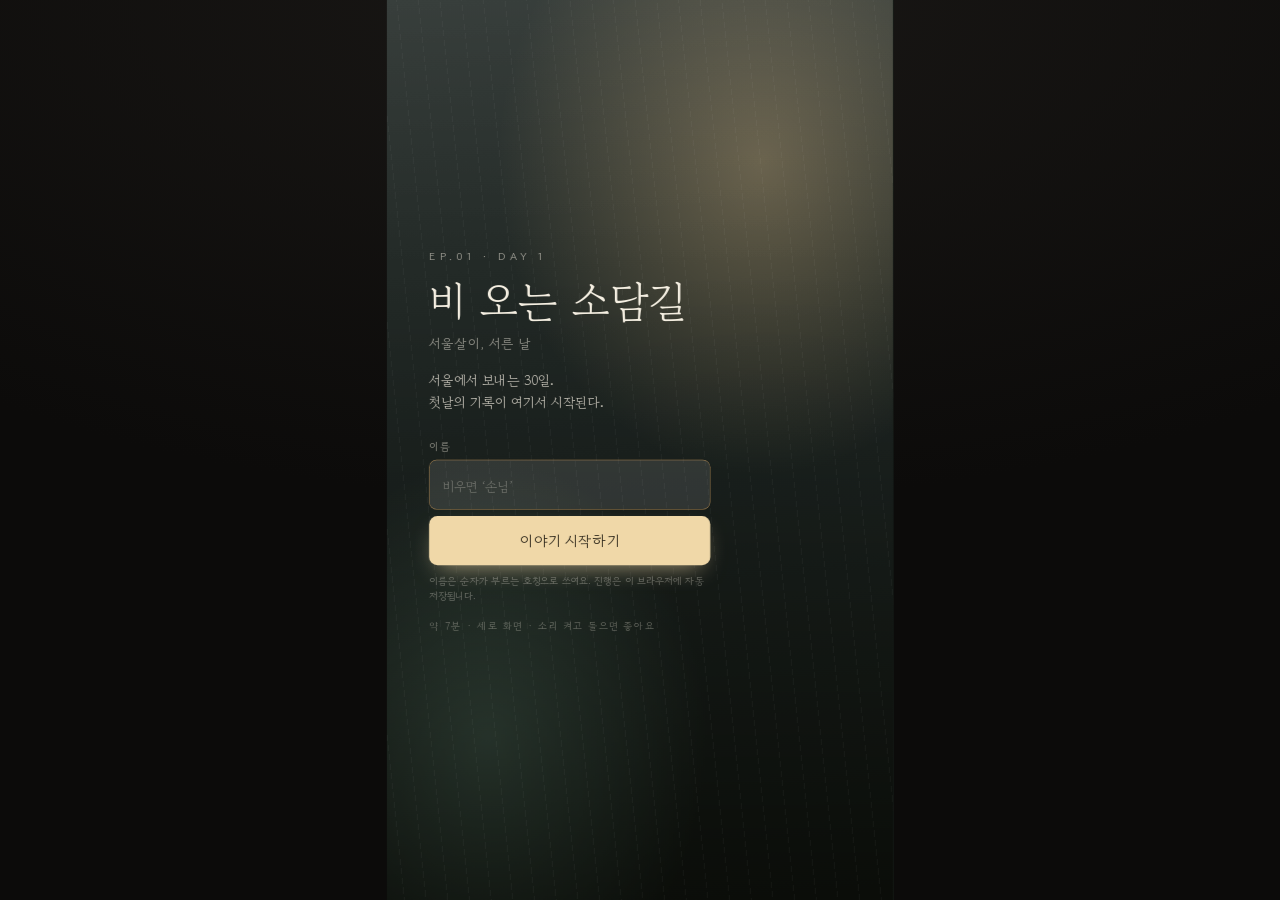
<file: index.html>
<!doctype html>
<html lang="ko">
<head>
<meta charset="utf-8">
<meta name="viewport" content="width=device-width, initial-scale=1, viewport-fit=cover, maximum-scale=1">
<meta name="genspark-artifact-type" content="app">
<meta name="theme-color" content="#171512">
<title>서울살이, 서른 날 · EP.01 비 오는 소담길</title>
<link rel="preconnect" href="https://fonts.googleapis.com">
<link rel="preconnect" href="https://fonts.gstatic.com" crossorigin>
<link href="https://fonts.googleapis.com/css2?family=Gowun+Batang:wght@400;700&family=Gowun+Dodum&display=swap" rel="stylesheet">
<link rel="stylesheet" href="app/style.css?v=20261121f">
<link rel="stylesheet" href="app/art.css?v=20261121f">
<link rel="stylesheet" href="app/ui.css?v=20261121f">
<link rel="stylesheet" href="app/practice.css?v=20261121f">
<link rel="stylesheet" href="app/speakback.css?v=20261121f">
</head>
<body>
<div id="frame">
  <div id="stage" class="stage">

    <!-- 배경 세트 -->
    <div id="art" class="art" aria-hidden="false"></div>
    <div id="figLayer" class="figs"></div>
    <div id="propLayer" class="props"></div>
    <div class="grain"></div>
    <div class="vignette"></div>

    <!-- 상단 HUD -->
    <header id="hud" class="hud">
      <p class="brand" aria-hidden="true">비 오는 소담길<span>DAY 1</span></p>
      <div class="tools">
        <button class="tool" id="tTrans" type="button" aria-pressed="false" aria-label="영어로 보기"><span class="dot"></span><span class="lb">번역</span></button>
        <button class="tool" id="tHint" type="button" aria-label="힌트" disabled aria-disabled="true"><span class="dot"></span><span class="lb">힌트</span></button>
        <button class="tool" id="tSound" type="button" aria-pressed="false" aria-label="소리 켜기"><span class="dot"></span><span class="lb">소리</span></button>
      </div>
    </header>

    <div id="prog" class="prog" aria-hidden="true"></div>

    <!-- 상호작용 레이어 -->
    <div id="stageui" class="stageui"></div>
    <div id="noteLayer" class="notelayer"></div>

    <!-- 대사 -->
    <section id="dlg" class="dlg" hidden>
      <div class="dlg-in">
        <div class="dlg-top"><span id="dlgName" class="nm"></span></div>
        <div class="body">
          <p id="dlgText" class="tx"></p>
          <p id="dlgEn" class="en"></p>
        </div>
        <div class="dlg-foot"><span class="tip">탭하여 계속</span><span class="caret">▾</span></div>
      </div>
    </section>

    <!-- 선택지 -->
    <section id="choice" class="choice" hidden>
      <div class="ch-in">
        <div class="ch-top"><span id="chTitle" class="ch-title"></span><span id="chType" class="ch-type"></span></div>
        <div id="chList" class="ch-list"></div>
      </div>
    </section>

    <!-- 오버레이 (힌트 / 소리 / 오늘 배운 것) -->
    <div id="ov" class="ov" hidden></div>

    <!-- 시작 화면 (자바스크립트 없이도 보이는 첫 화면) -->
    <section id="start" class="start">
      <div class="st-bg"></div>
      <div class="st-rain"></div>
      <div class="st-in">
        <p class="st-eyebrow">EP.01 · DAY 1</p>
        <h1 class="st-title">비 오는 소담길</h1>
        <p class="st-series">서울살이, 서른 날</p>
        <p class="st-line">서울에서 보내는 30일.<br>첫날의 기록이 여기서 시작된다.</p>

        <div class="st-form" id="signIn">
          <label class="st-field">
            <span>이름</span>
            <input id="nameIn" type="text" maxlength="12" placeholder="비우면 ‘손님’" autocomplete="off" spellcheck="false">
          </label>
          <button id="startBtn" class="st-btn" type="button">이야기 시작하기</button>
          <button id="resumeBtn" class="st-btn ghost" type="button" hidden>이어서 하기</button>
          <p class="st-legal">이름은 순자가 부르는 호칭으로 쓰여요. 진행은 이 브라우저에 자동 저장됩니다.</p>
        </div>

        <p class="st-note">약 7분 · 세로 화면 · 소리 켜고 들으면 좋아요</p>
      </div>
    </section>

  </div>
</div>

<script src="app/content.js?v=20261121f"></script>
<script src="app/auth.js?v=20261121f"></script>
<script src="app/data.js?v=20261121f"></script>
<script src="assets/voice/manifest.js?v=df7add67"></script>
<script src="app/voice.js?v=20261121f"></script>
<script src="app/audio.js?v=20261121f"></script>
<script src="app/art-src.js?v=20261121f"></script>
<script src="app/art.js?v=20261121f"></script>
<script src="app/speakback.js?v=20261121f"></script>
<script src="app/interactions.js?v=20261121f"></script>
<script src="app/engine.js?v=20261121f"></script>
<script src="app/practice.js?v=20261121f"></script>
</body>
</html>
</file>
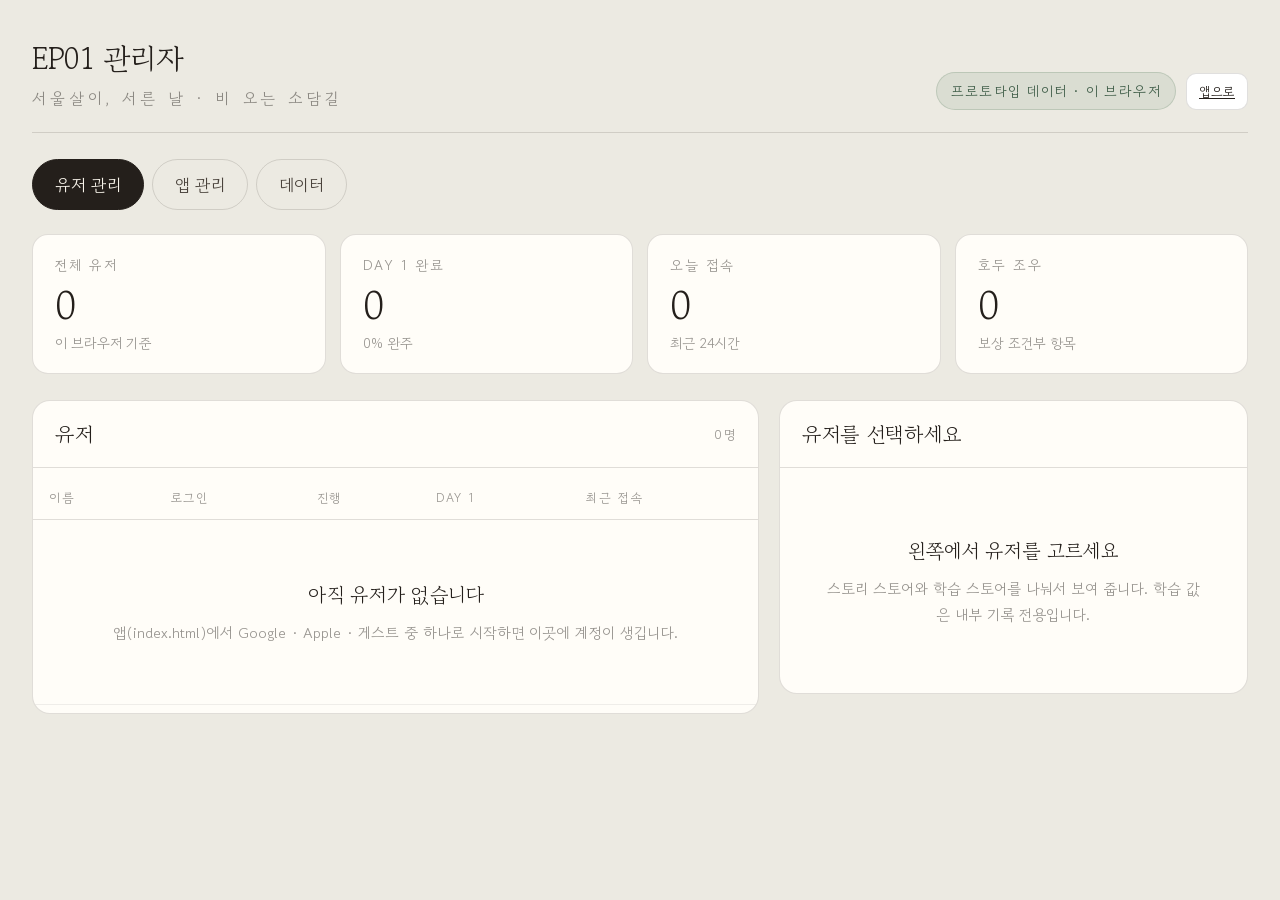
<file: admin.html>
<!doctype html>
<html lang="ko">
<head>
<meta charset="utf-8">
<meta name="viewport" content="width=device-width, initial-scale=1">
<meta name="genspark-artifact-type" content="app">
<title>EP01 관리자 — 서울살이, 서른 날</title>
<link rel="preconnect" href="https://fonts.googleapis.com">
<link rel="preconnect" href="https://fonts.gstatic.com" crossorigin>
<link href="https://fonts.googleapis.com/css2?family=Gowun+Batang:wght@400;700&family=Gowun+Dodum&display=swap" rel="stylesheet">
<link rel="stylesheet" href="app/admin.css">
</head>
<body>
<div class="wrap">

  <header class="top">
    <div class="brand">EP01 관리자<small>서울살이, 서른 날 · 비 오는 소담길</small></div>
    <div class="sp">
      <span class="pill" id="modePill">프로토타입 데이터</span>
      <a class="btn sm" href="index.html">앱으로</a>
    </div>
  </header>

  <nav class="tabs" role="tablist">
    <button class="tab" role="tab" data-tab="users" aria-selected="true">유저 관리</button>
    <button class="tab" role="tab" data-tab="app" aria-selected="false">앱 관리</button>
    <button class="tab" role="tab" data-tab="data" aria-selected="false">데이터</button>
  </nav>

  <!-- ============================= 유저 관리 ============================= -->
  <section class="panel" id="p-users">
    <div class="stats" id="stats"></div>

    <div class="split">
      <div class="card">
        <div class="card-h"><h2>유저</h2><span class="n" id="userCount"></span></div>
        <div class="card-b" style="overflow:auto">
          <table>
            <thead>
              <tr>
                <th>이름</th><th>로그인</th><th>진행</th><th>DAY 1</th><th>최근 접속</th>
              </tr>
            </thead>
            <tbody id="userRows"></tbody>
          </table>
        </div>
      </div>

      <div class="card" id="detailCard">
        <div class="card-h"><h2 id="dName">유저를 선택하세요</h2><span class="n" id="dId"></span></div>
        <div class="card-b pad" id="detailBody">
          <div class="empty"><b>왼쪽에서 유저를 고르세요</b>스토리 스토어와 학습 스토어를 나눠서 보여 줍니다. 학습 값은 내부 기록 전용입니다.</div>
        </div>
      </div>
    </div>
  </section>

  <!-- ============================= 앱 관리 ============================= -->
  <section class="panel" id="p-app" hidden>
    <div class="split">
      <div class="card">
        <div class="card-h"><h2>에피소드</h2><span class="n">보상 화면 · 학습 시트에 표시</span></div>
        <div class="card-b pad">
          <div class="row2">
            <div class="field"><label>시리즈</label><input id="epSeries" type="text"></div>
            <div class="field"><label>에피소드 번호</label><input id="epNo" type="text"></div>
          </div>
          <div class="row2">
            <div class="field"><label>제목</label><input id="epTitle" type="text"></div>
            <div class="field"><label>DAY</label><input id="epDay" type="text"></div>
          </div>
          <div class="field"><label>다음 이야기</label><input id="epNext" type="text"></div>

          <div class="sec-t" style="margin-top:26px">앱 설정</div>
          <div class="switch">
            <div class="lab">번역 기본 켜기<span class="hint">앱을 처음 열 때 영어 병기를 켜 둡니다.</span></div>
            <button class="toggle" id="swTrans" aria-pressed="false" type="button"><i></i></button>
          </div>
          <div class="switch">
            <div class="lab">장면 진입 시 힌트 자동 열기<span class="hint">1단계 힌트 시트를 자동으로 띄웁니다.</span></div>
            <button class="toggle" id="swHint" aria-pressed="false" type="button"><i></i></button>
          </div>
          <div class="field" style="margin-top:16px">
            <label>조사 카드 자동 소멸 (ms)</label>
            <input id="cardMs" type="number" min="1500" max="12000" step="100">
          </div>

          <div class="acts">
            <button class="btn primary" id="saveApp" type="button">저장</button>
            <button class="btn" id="resetApp" type="button">기본값으로</button>
          </div>
        </div>
      </div>

      <div class="card">
        <div class="card-h"><h2>오늘 배운 것</h2><span class="n">보상 화면 → 오늘 배운 것</span></div>
        <div class="card-b pad">
          <div class="sec-t" style="margin-top:0">단어</div>
          <div id="vocabList"></div>
          <button class="btn sm" id="addVocab" type="button" style="margin-top:10px">+ 단어 추가</button>

          <div class="sec-t">문장 패턴</div>
          <div id="gramList"></div>
          <button class="btn sm" id="addGram" type="button" style="margin-top:10px">+ 패턴 추가</button>

          <div class="acts">
            <button class="btn primary" id="saveLearn" type="button">저장</button>
          </div>
        </div>
      </div>
    </div>
  </section>

  <!-- ============================= 데이터 ============================= -->
  <section class="panel" id="p-data" hidden>
    <div class="split">
      <div class="card">
        <div class="card-h"><h2>내보내기</h2><span class="n">유저 · 콘텐츠</span></div>
        <div class="card-b pad">
          <p style="font-size:15px; line-height:1.7; color:var(--ink-soft); margin:0 0 14px">
            이 브라우저에 저장된 유저 목록과 앱 콘텐츠를 JSON 으로 내려받습니다. 다른 기기로 옮길 때 쓰세요.
          </p>
          <div class="acts">
            <button class="btn primary" id="expBtn" type="button">JSON 내려받기</button>
            <button class="btn" id="copyBtn" type="button">클립보드 복사</button>
          </div>
        </div>
      </div>

      <div class="card">
        <div class="card-h"><h2>가져오기</h2><span class="n">덮어쓰기 주의</span></div>
        <div class="card-b pad">
          <div class="field">
            <label>JSON 붙여넣기</label>
            <textarea id="impBox" placeholder='{"users":{...},"content":{...}}'></textarea>
          </div>
          <div class="acts">
            <button class="btn" id="impBtn" type="button">가져오기</button>
            <button class="btn danger" id="wipeBtn" type="button">유저 전체 삭제</button>
          </div>
        </div>
      </div>
    </div>
  </section>
</div>

<div class="toast" id="toast"></div>

<script src="app/content.js"></script>
<script src="app/auth.js"></script>
<script src="app/data.js"></script>
<script src="admin.js"></script>
</body>
</html>
</file>
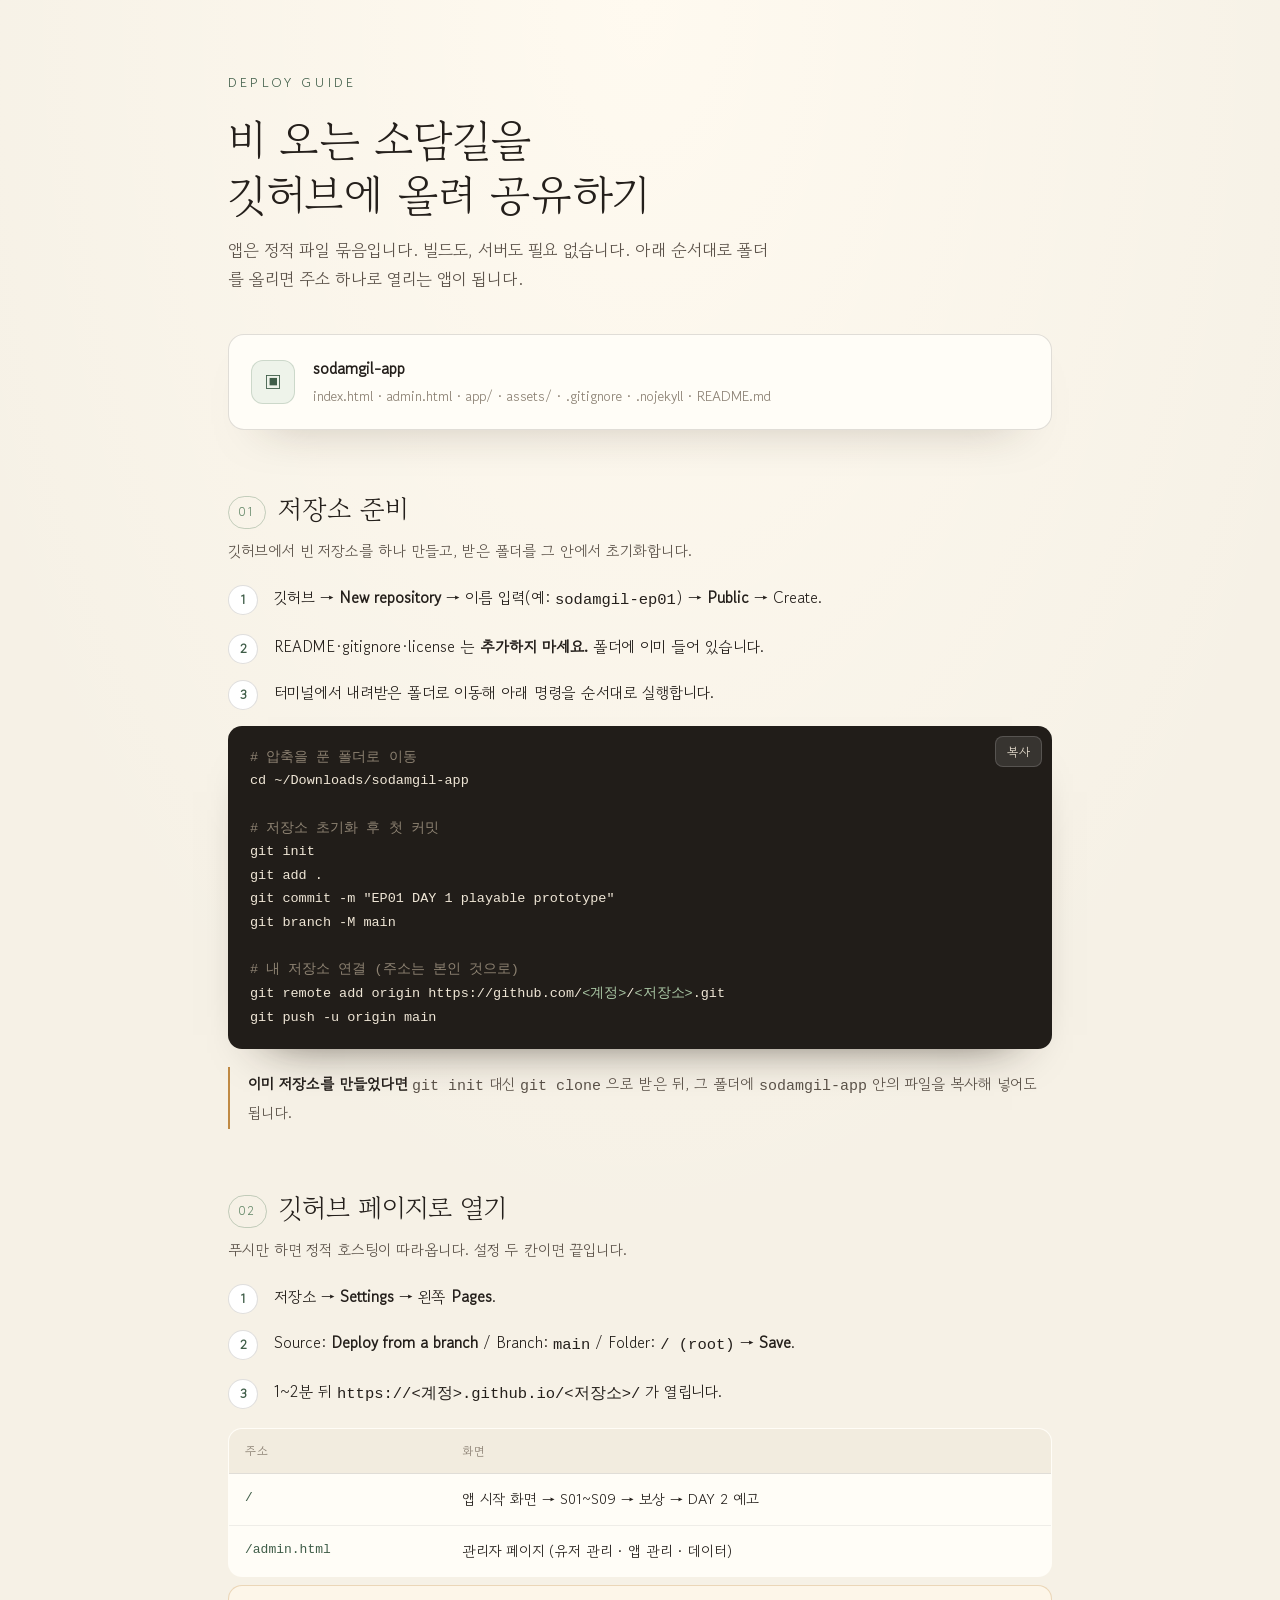
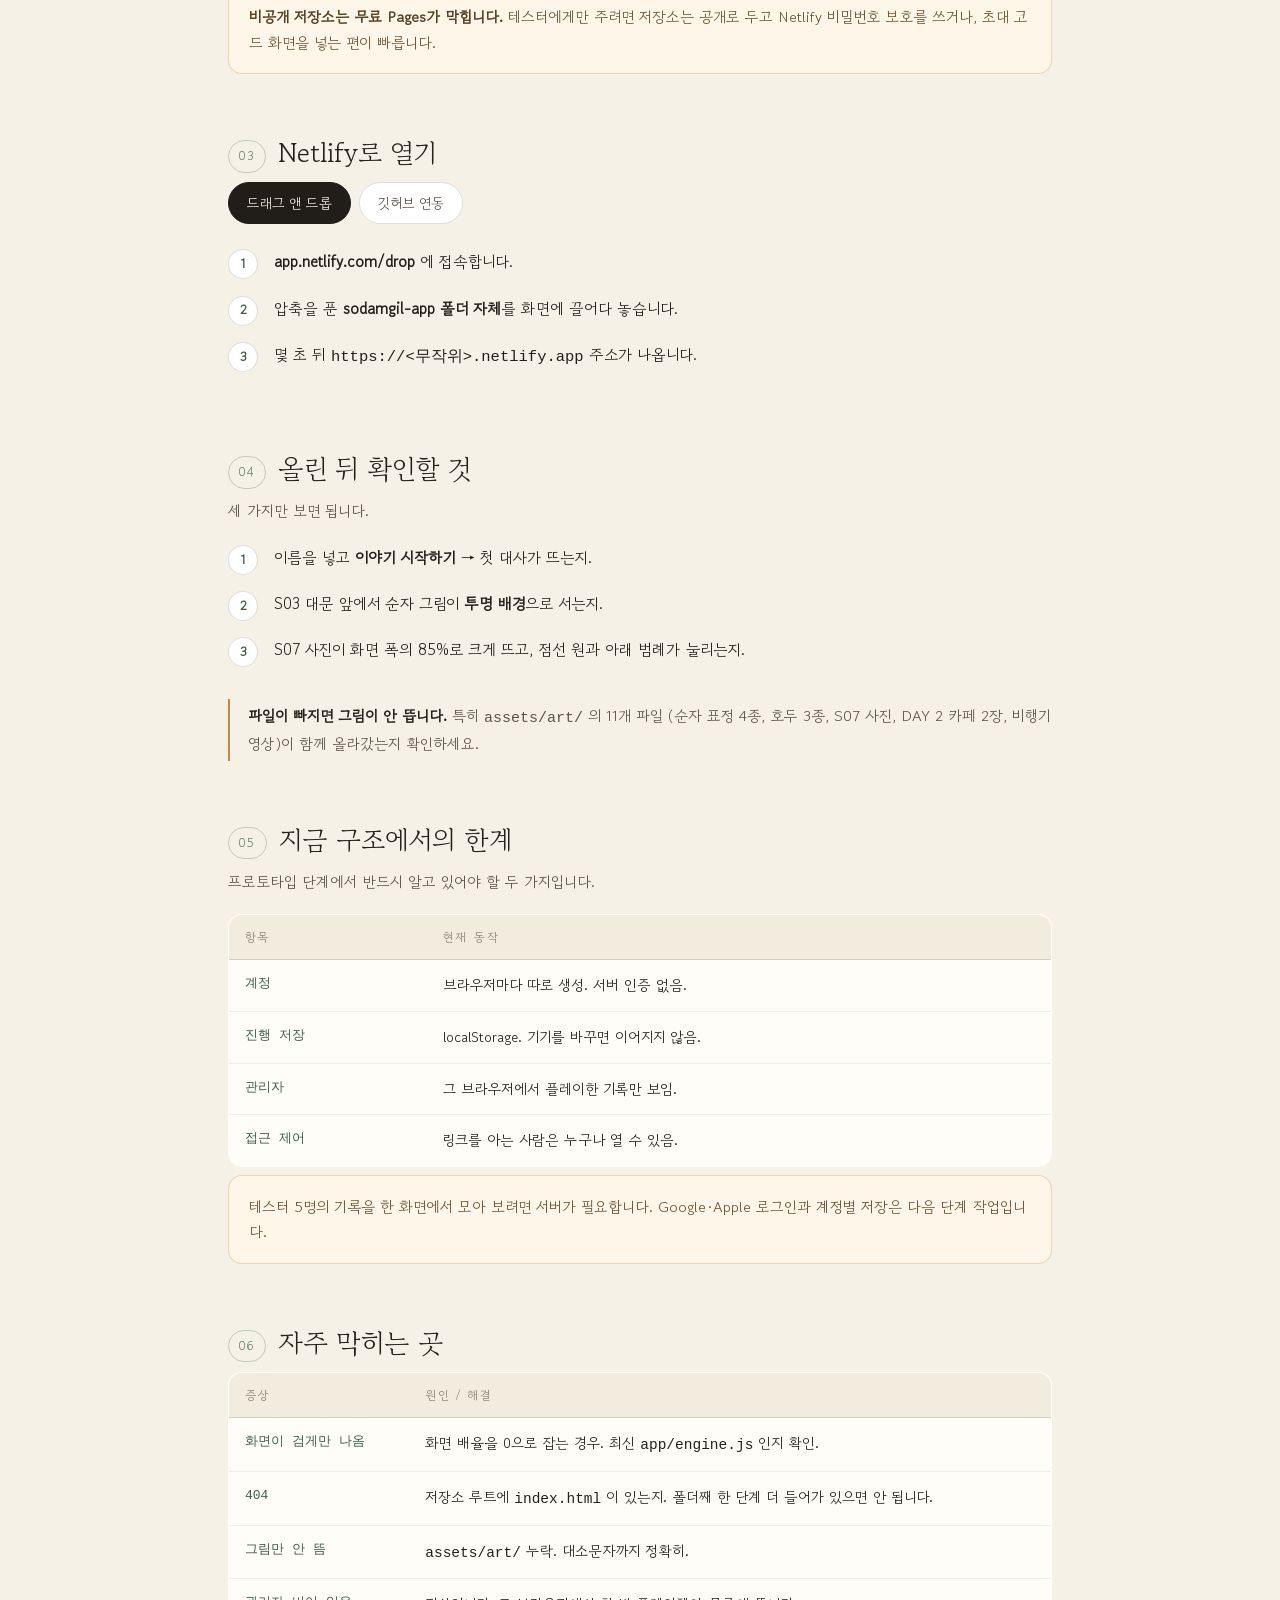
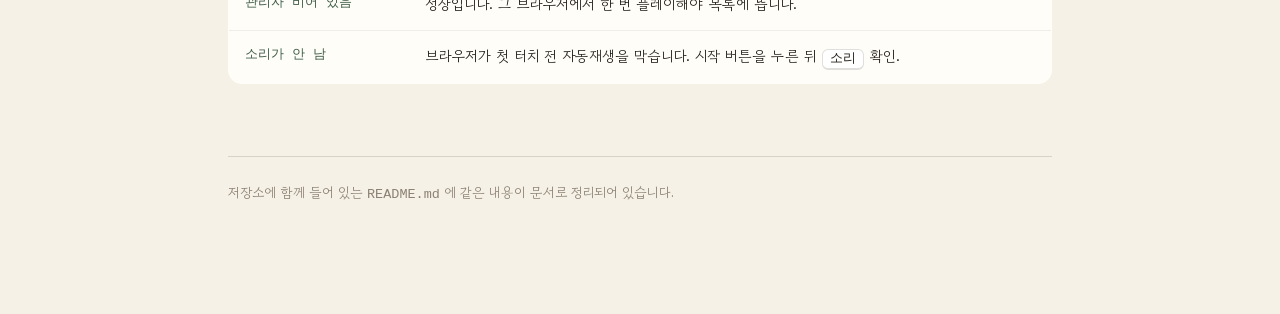
<file: github-guide.html>
<!doctype html>
<html lang="ko">
<head>
<meta charset="utf-8">
<meta name="viewport" content="width=device-width, initial-scale=1">
<meta name="genspark-artifact-type" content="app">
<title>배포 가이드 · 비 오는 소담길 EP.01</title>
<link rel="preconnect" href="https://fonts.googleapis.com">
<link rel="preconnect" href="https://fonts.gstatic.com" crossorigin>
<link href="https://fonts.googleapis.com/css2?family=Gowun+Batang:wght@400;700&family=Gowun+Dodum&display=swap" rel="stylesheet">
<style>
:root{
  --ink:#241f1b; --ink-soft:#5c534a; --muted:#8b8073;
  --paper:#f6f1e6; --card:#fffdf7; --line:rgba(36,31,27,.14);
  --green:#5f8464; --green-dk:#3f5d48; --amber:#c08a44;
  --serif:"Gowun Batang","Apple SD Gothic Neo",serif;
  --sans:"Gowun Dodum","Apple SD Gothic Neo",system-ui,sans-serif;
}
*{ box-sizing:border-box; }
html{ scroll-behavior:smooth; }
body{
  margin:0; background:var(--paper); color:var(--ink);
  font-family:var(--sans); line-height:1.7;
  background-image:radial-gradient(80% 50% at 50% 0%, #fffaf0 0%, rgba(255,250,240,0) 70%);
}
.wrap{ max-width:880px; margin:0 auto; padding:72px 28px 120px; }

.eyebrow{ font-size:13px; letter-spacing:.28em; color:var(--green-dk); margin:0 0 18px; }
h1{ font-family:var(--serif); font-size:44px; line-height:1.25; font-weight:400; margin:0 0 14px; letter-spacing:-.01em; }
.lede{ font-size:17px; color:var(--ink-soft); margin:0 0 40px; max-width:60ch; }

.pkg{
  display:flex; align-items:center; gap:18px; padding:20px 22px;
  background:var(--card); border:1px solid var(--line); border-radius:16px;
  margin:0 0 44px; box-shadow:0 24px 50px -38px rgba(50,35,20,.5);
}
.pkg .ico{
  width:44px; height:44px; flex:none; border-radius:12px; background:#eef3ea;
  display:grid; place-items:center; font-size:20px; color:var(--green-dk);
  border:1px solid rgba(95,132,100,.24);
}
.pkg b{ display:block; font-size:16px; }
.pkg span{ font-size:14px; color:var(--muted); }

h2{
  font-family:var(--serif); font-size:27px; font-weight:400; margin:56px 0 6px;
  display:flex; align-items:baseline; gap:12px;
}
h2 .n{
  font-family:var(--sans); font-size:12px; letter-spacing:.16em; color:var(--green);
  border:1px solid rgba(95,132,100,.35); border-radius:99px; padding:5px 10px;
  transform:translateY(-3px);
}
h2 + .sub{ margin:0 0 20px; color:var(--ink-soft); font-size:15px; }

pre{
  position:relative; margin:0 0 18px; padding:20px 22px; overflow-x:auto;
  background:#211d19; color:#efe6d6; border-radius:14px;
  font-family:ui-monospace,SFMono-Regular,Menlo,Consolas,monospace;
  font-size:13.5px; line-height:1.75;
  box-shadow:0 26px 50px -40px rgba(30,20,10,.9);
}
pre .c{ color:#8d8272; }
pre .k{ color:#a9c6a4; }
.copy{
  position:absolute; right:10px; top:10px; appearance:none; cursor:pointer;
  background:rgba(255,255,255,.10); color:#e8dfd0; border:1px solid rgba(255,255,255,.16);
  border-radius:8px; padding:6px 11px; font-family:var(--sans); font-size:12px;
  transition:background .16s;
}
.copy:hover{ background:rgba(255,255,255,.18); }

ol.steps{ list-style:none; counter-reset:s; padding:0; margin:0; }
ol.steps li{
  counter-increment:s; position:relative; padding:0 0 20px 46px; font-size:15.5px;
}
ol.steps li::before{
  content:counter(s); position:absolute; left:0; top:1px;
  width:28px; height:28px; border-radius:50%; display:grid; place-items:center;
  background:#fff; border:1px solid var(--line); color:var(--green-dk);
  font-size:13px; font-weight:700;
}
ol.steps li b{ color:var(--ink); }

table{
  width:100%; border-collapse:collapse; font-size:14.5px; margin:0 0 8px;
  background:var(--card); border:1px solid var(--line); border-radius:14px; overflow:hidden;
}
thead th{
  text-align:left; font-weight:400; font-size:12px; letter-spacing:.12em; color:var(--muted);
  background:#f2ecdf; padding:12px 16px; border-bottom:1px solid var(--line);
}
tbody td{ padding:13px 16px; border-bottom:1px solid rgba(36,31,27,.07); vertical-align:top; }
tbody tr:last-child td{ border-bottom:none; }
tbody td:first-child{ font-family:ui-monospace,Menlo,monospace; font-size:13px; color:var(--green-dk); white-space:nowrap; }

.note{
  border-left:2px solid var(--amber); padding:4px 0 4px 18px; margin:16px 0 26px;
  color:var(--ink-soft); font-size:15px;
}
.note b{ color:var(--ink); }

.warn{
  background:#fdf6e9; border:1px solid rgba(192,138,68,.30); border-radius:14px;
  padding:18px 20px; font-size:15px; color:#6b5334; margin:0 0 26px;
}
.warn b{ color:#573f21; }

.tabs{ display:flex; gap:8px; margin:0 0 24px; }
.tabs button{
  appearance:none; cursor:pointer; border:1px solid var(--line); background:#fff;
  border-radius:99px; padding:10px 18px; font-family:var(--sans); font-size:14px;
  color:var(--ink-soft); transition:.16s;
}
.tabs button[aria-selected="true"]{ background:#211d19; color:#f4ece0; border-color:#211d19; }
.panel[hidden]{ display:none; }

footer{
  margin-top:72px; padding-top:24px; border-top:1px solid var(--line);
  font-size:13.5px; color:var(--muted);
}
kbd{
  font-family:ui-monospace,Menlo,monospace; font-size:12.5px; background:#fff;
  border:1px solid var(--line); border-bottom-width:2px; border-radius:6px; padding:2px 7px;
}
</style>
</head>
<body>
<div class="wrap">

  <p class="eyebrow">DEPLOY GUIDE</p>
  <h1>비 오는 소담길을<br>깃허브에 올려 공유하기</h1>
  <p class="lede">
    앱은 정적 파일 묶음입니다. 빌드도, 서버도 필요 없습니다.
    아래 순서대로 폴더를 올리면 주소 하나로 열리는 앱이 됩니다.
  </p>

  <div class="pkg">
    <div class="ico">▣</div>
    <div>
      <b>sodamgil-app</b>
      <span>index.html · admin.html · app/ · assets/ · .gitignore · .nojekyll · README.md</span>
    </div>
  </div>

  <h2><span class="n">01</span>저장소 준비</h2>
  <p class="sub">깃허브에서 빈 저장소를 하나 만들고, 받은 폴더를 그 안에서 초기화합니다.</p>

  <ol class="steps">
    <li>깃허브 → <b>New repository</b> → 이름 입력(예: <code>sodamgil-ep01</code>) → <b>Public</b> → Create.</li>
    <li>README·gitignore·license 는 <b>추가하지 마세요.</b> 폴더에 이미 들어 있습니다.</li>
    <li>터미널에서 내려받은 폴더로 이동해 아래 명령을 순서대로 실행합니다.</li>
  </ol>

<pre><button class="copy" type="button">복사</button><span class="c"># 압축을 푼 폴더로 이동</span>
cd ~/Downloads/sodamgil-app

<span class="c"># 저장소 초기화 후 첫 커밋</span>
git init
git add .
git commit -m "EP01 DAY 1 playable prototype"
git branch -M main

<span class="c"># 내 저장소 연결 (주소는 본인 것으로)</span>
git remote add origin https://github.com/<span class="k">&lt;계정&gt;</span>/<span class="k">&lt;저장소&gt;</span>.git
git push -u origin main</pre>

  <div class="note">
    <b>이미 저장소를 만들었다면</b> <code>git init</code> 대신 <code>git clone</code> 으로 받은 뒤,
    그 폴더에 <code>sodamgil-app</code> 안의 파일을 복사해 넣어도 됩니다.
  </div>

  <h2><span class="n">02</span>깃허브 페이지로 열기</h2>
  <p class="sub">푸시만 하면 정적 호스팅이 따라옵니다. 설정 두 칸이면 끝입니다.</p>

  <ol class="steps">
    <li>저장소 → <b>Settings</b> → 왼쪽 <b>Pages</b>.</li>
    <li>Source: <b>Deploy from a branch</b> / Branch: <code>main</code> / Folder: <code>/ (root)</code> → <b>Save</b>.</li>
    <li>1~2분 뒤 <code>https://&lt;계정&gt;.github.io/&lt;저장소&gt;/</code> 가 열립니다.</li>
  </ol>

  <table>
    <thead><tr><th>주소</th><th>화면</th></tr></thead>
    <tbody>
      <tr><td>/</td><td>앱 시작 화면 → S01~S09 → 보상 → DAY 2 예고</td></tr>
      <tr><td>/admin.html</td><td>관리자 페이지 (유저 관리 · 앱 관리 · 데이터)</td></tr>
    </tbody>
  </table>

  <div class="warn">
    <b>비공개 저장소는 무료 Pages가 막힙니다.</b> 테스터에게만 주려면 저장소는 공개로 두고
    Netlify 비밀번호 보호를 쓰거나, 초대 코드 화면을 넣는 편이 빠릅니다.
  </div>

  <h2><span class="n">03</span>Netlify로 열기</h2>
  <div class="tabs" role="tablist">
    <button role="tab" aria-selected="true" data-p="drop">드래그 앤 드롭</button>
    <button role="tab" aria-selected="false" data-p="git">깃허브 연동</button>
  </div>

  <div class="panel" data-p="drop">
    <ol class="steps">
      <li><b>app.netlify.com/drop</b> 에 접속합니다.</li>
      <li>압축을 푼 <b>sodamgil-app 폴더 자체</b>를 화면에 끌어다 놓습니다.</li>
      <li>몇 초 뒤 <code>https://&lt;무작위&gt;.netlify.app</code> 주소가 나옵니다.</li>
    </ol>
  </div>

  <div class="panel" data-p="git" hidden>
    <ol class="steps">
      <li>Netlify → <b>Add new site</b> → <b>Import an existing project</b> → GitHub.</li>
      <li>저장소를 고르면 빌드 설정이 나옵니다. Build command는 <b>비움</b>, Publish directory는 <code>/</code>.</li>
      <li>Deploy. 이후 <code>main</code> 에 푸시할 때마다 자동 배포됩니다.</li>
    </ol>
    <div class="note">
      폴더의 <code>netlify.toml</code> 이 같은 값을 이미 담고 있어, 그대로 두면 자동으로 인식됩니다.
    </div>
  </div>

  <h2><span class="n">04</span>올린 뒤 확인할 것</h2>
  <p class="sub">세 가지만 보면 됩니다.</p>

  <ol class="steps">
    <li>이름을 넣고 <b>이야기 시작하기</b> → 첫 대사가 뜨는지.</li>
    <li>S03 대문 앞에서 순자 그림이 <b>투명 배경</b>으로 서는지.</li>
    <li>S07 사진이 화면 폭의 85%로 크게 뜨고, 점선 원과 아래 범례가 눌리는지.</li>
  </ol>

  <div class="note">
  <b>파일이 빠지면 그림이 안 뜹니다.</b> 특히 <code>assets/art/</code> 의 11개 파일
  (순자 표정 4종, 호두 3종, S07 사진, DAY 2 카페 2장, 비행기 영상)이 함께 올라갔는지 확인하세요.
  </div>

  <h2><span class="n">05</span>지금 구조에서의 한계</h2>
  <p class="sub">프로토타입 단계에서 반드시 알고 있어야 할 두 가지입니다.</p>

  <table>
    <thead><tr><th>항목</th><th>현재 동작</th></tr></thead>
    <tbody>
      <tr><td>계정</td><td>브라우저마다 따로 생성. 서버 인증 없음.</td></tr>
      <tr><td>진행 저장</td><td>localStorage. 기기를 바꾸면 이어지지 않음.</td></tr>
      <tr><td>관리자</td><td>그 브라우저에서 플레이한 기록만 보임.</td></tr>
      <tr><td>접근 제어</td><td>링크를 아는 사람은 누구나 열 수 있음.</td></tr>
    </tbody>
  </table>

  <div class="warn">
    테스터 5명의 기록을 한 화면에서 모아 보려면 서버가 필요합니다.
    Google·Apple 로그인과 계정별 저장은 다음 단계 작업입니다.
  </div>

  <h2><span class="n">06</span>자주 막히는 곳</h2>

  <table>
    <thead><tr><th>증상</th><th>원인 / 해결</th></tr></thead>
    <tbody>
      <tr><td>화면이 검게만 나옴</td><td>화면 배율을 0으로 잡는 경우. 최신 <code>app/engine.js</code> 인지 확인.</td></tr>
      <tr><td>404</td><td>저장소 루트에 <code>index.html</code> 이 있는지. 폴더째 한 단계 더 들어가 있으면 안 됩니다.</td></tr>
      <tr><td>그림만 안 뜸</td><td><code>assets/art/</code> 누락. 대소문자까지 정확히.</td></tr>
      <tr><td>관리자 비어 있음</td><td>정상입니다. 그 브라우저에서 한 번 플레이해야 목록에 뜹니다.</td></tr>
      <tr><td>소리가 안 남</td><td>브라우저가 첫 터치 전 자동재생을 막습니다. 시작 버튼을 누른 뒤 <kbd>소리</kbd> 확인.</td></tr>
    </tbody>
  </table>

  <footer>
    저장소에 함께 들어 있는 <code>README.md</code> 에 같은 내용이 문서로 정리되어 있습니다.
  </footer>
</div>

<script>
document.querySelectorAll('.copy').forEach(btn => {
  btn.addEventListener('click', async () => {
    const pre = btn.parentElement;
    const text = pre.innerText.replace(/^복사\s*/, '');
    try {
      await navigator.clipboard.writeText(text);
      btn.textContent = '복사됨';
    } catch (e) {
      const ta = document.createElement('textarea');
      ta.value = text; document.body.appendChild(ta); ta.select();
      try { document.execCommand('copy'); btn.textContent = '복사됨'; } catch (e2) { btn.textContent = '복사 실패'; }
      ta.remove();
    }
    setTimeout(() => { btn.textContent = '복사'; }, 1800);
  });
});

document.querySelectorAll('.tabs button').forEach(btn => {
  btn.addEventListener('click', () => {
    document.querySelectorAll('.tabs button').forEach(b => b.setAttribute('aria-selected', String(b === btn)));
    document.querySelectorAll('.panel').forEach(p => { p.hidden = p.dataset.p !== btn.dataset.p; });
  });
});
</script>
</body>
</html>
</file>
<file: app/style.css>
/* ==========================================================================
   서울살이, 서른 날 — EP.01 〈비 오는 소담길〉
   style.css : stage, HUD, dialogue, choice, overlays, start screen
   논리 캔버스 1080 × 1920 (9:16) — #stage 를 transform:scale 로 맞춤
   ========================================================================== */

:root{
  --ink:        #241f1b;
  --ink-soft:   #4a433c;
  --paper:      #f8f2e6;
  --paper-2:    #f1e8d8;
  --line:       rgba(36,31,27,.16);
  --green:      #5f8464;
  --green-dk:   #3f5d48;
  --amber:      #e0a862;
  --rose:       #c98a80;
  --night:      #1b2030;

  --serif: "Gowun Batang", "Apple SD Gothic Neo", "Nanum Myeongjo", serif;
  --sans:  "Gowun Dodum", "Apple SD Gothic Neo", "Malgun Gothic", system-ui, sans-serif;

  --shadow-card: 0 40px 90px -30px rgba(30,22,14,.45), 0 6px 18px rgba(30,22,14,.10);
}

*{ box-sizing:border-box; -webkit-tap-highlight-color:transparent; }

html,body{
  margin:0; padding:0; width:100%; height:100%;
  background:#0e0d0c; overflow:hidden;
  font-family:var(--sans); color:var(--ink);
  -webkit-font-smoothing:antialiased;
}

/* 부모가 transform 된 컨테이너 안에서도 크기를 잃지 않도록 vw/vh 로 못 박는다.
   (inset:0 만 쓰면 부모 높이가 0 인 순간 프레임이 0×0 이 되어 화면이 사라진다) */
#frame{ position:fixed; inset:0; width:100vw; height:100vh; min-width:1px; min-height:1px;
  overflow:hidden; background:
  radial-gradient(120% 80% at 50% 0%, #191715 0%, #0c0b0a 70%); }

.stage{
  position:absolute; left:50%; top:50%; width:1080px; height:1920px; flex:none;
  overflow:hidden; background:#0f0e0d;
  transform:translate(-50%,-50%) scale(1);
  transform-origin:center center;
  /* will-change:transform 은 쓰지 않는다. iPhone Safari 는 이 경우 1080×1920 무대를
     줄이기 전 크기(×3배 화면 밀도)로 그려 두어 메모리가 넘쳐 페이지가 다시 로드된다. */
  isolation:isolate;
  touch-action:manipulation;
  user-select:none;
}

/* ---------- 배경 & 공기 ---------- */
.art{ position:absolute; inset:0; }
/* 배경 세트는 항상 여러 장이 겹쳐 있다. 보이지 않는 세트가 탭을 가로채지 않도록
   활성 세트(.on)만 포인터를 받는다.
   보이지 않는 세트는 페이드가 끝나면 visibility:hidden 으로 그리기에서 빼고, 애니메이션도 멈춘다.
   (휴대폰에서 숨은 세트까지 큰 그림 레이어로 잡혀 메모리가 넘치던 문제) */
.art > .set{
  position:absolute; inset:0; opacity:0; pointer-events:none; visibility:hidden;
  transition:opacity 620ms cubic-bezier(.4,0,.2,1), visibility 0s linear 620ms;
}
.art > .set.on{ opacity:1; pointer-events:auto; visibility:visible; transition:opacity 620ms cubic-bezier(.4,0,.2,1), visibility 0s; }
.art > .set:not(.on), .art > .set:not(.on) *{ animation-play-state:paused !important; }

/* 배경 영상 : 세트를 꽉 채우고, 구조 도형은 폴백으로만 남긴다 */
.set > .artvid{
  position:absolute; inset:0; width:100%; height:100%;
  object-fit:cover; object-position:center; display:block; z-index:0; pointer-events:none;
  background:#1b1f24;
}
.set.has-vid > *:not(.artvid):not(.fx):not(.grain):not(.vignette):not(.photo-wrap):not(.photo-hint):not(.pin-layer){ display:none; }

.grain{
  position:absolute; inset:-10%; pointer-events:none; z-index:6; opacity:.055; mix-blend-mode:overlay;
  background-image:url("data:image/svg+xml;utf8,<svg xmlns='http://www.w3.org/2000/svg' width='140' height='140'><filter id='n'><feTurbulence type='fractalNoise' baseFrequency='.82' numOctaves='3'/></filter><rect width='140' height='140' filter='url(%23n)'/></svg>");
  background-size:220px 220px;
}
.vignette{
  position:absolute; inset:0; pointer-events:none; z-index:6;
  background:radial-gradient(120% 78% at 50% 42%, rgba(0,0,0,0) 44%, rgba(24,16,10,.40) 100%);
  mix-blend-mode:multiply;
}

/* ---------- HUD ---------- */
.hud{
  position:absolute; top:0; left:0; right:0; z-index:30;
  padding:46px 44px 0; display:flex; align-items:flex-start; justify-content:space-between; gap:20px;
  pointer-events:none;
}
.hud > *{ pointer-events:auto; }

/* 화면 상단 : 장면 번호 대신 작품명만 (플레이에 필요 없는 정보는 두지 않는다) */
.brand{
  margin:6px 0 0; flex:none; pointer-events:none;
  font-family:var(--serif); font-size:30px; letter-spacing:.01em; color:rgba(255,252,246,.9);
  text-shadow:0 2px 18px rgba(0,0,0,.55);
  display:flex; align-items:baseline; gap:12px;
}
.brand span{
  font-family:var(--sans); font-size:20px; letter-spacing:.24em; color:rgba(255,252,246,.5);
}

.tools{ display:flex; gap:12px; flex:none; }
.tool{
  appearance:none; cursor:pointer; border:1px solid rgba(255,255,255,.26);
  background:rgba(22,18,15,.30); backdrop-filter:blur(14px) saturate(120%);
  -webkit-backdrop-filter:blur(14px) saturate(120%);
  color:rgba(255,255,255,.9); font-family:var(--sans); font-size:23px; letter-spacing:.02em;
  padding:16px 22px; border-radius:999px; display:flex; align-items:center; gap:10px;
  white-space:nowrap; transition:background .22s, color .22s, border-color .22s, transform .2s;
  box-shadow:0 10px 30px -12px rgba(0,0,0,.5);
}
.tool:active{ transform:scale(.97); }
.tool .dot{ width:9px; height:9px; border-radius:50%; background:rgba(255,255,255,.45); transition:background .2s, box-shadow .2s; }
.tool[aria-pressed="true"]{ background:rgba(248,242,230,.94); color:#2c2620; border-color:transparent; }
.tool[aria-pressed="true"] .dot{ background:var(--green); box-shadow:0 0 0 4px rgba(95,132,100,.20); }
.tool:disabled, .tool.is-off{ opacity:.34; cursor:default; }
.tool:disabled:active{ transform:none; }
.tool.ready{
  border-color:rgba(255,232,188,.72); color:#fff;
  background:rgba(44,34,24,.52);
  box-shadow:0 10px 30px -12px rgba(0,0,0,.5), 0 0 0 1px rgba(255,232,188,.18) inset;
}
.tool.ready .dot{
  background:var(--amber); box-shadow:0 0 0 4px rgba(224,168,98,.30), 0 0 14px rgba(224,168,98,.55);
  animation:dotBreathe 2.4s ease-in-out infinite;
}
@keyframes dotBreathe{
  0%,100%{ box-shadow:0 0 0 3px rgba(224,168,98,.22), 0 0 10px rgba(224,168,98,.4) }
  55%{ box-shadow:0 0 0 6px rgba(224,168,98,.10), 0 0 18px rgba(224,168,98,.7) }
}
.tool .lb{ letter-spacing:.02em; }

.prog{
  position:absolute; left:0; top:0; height:5px; width:0%; z-index:31;
  background:linear-gradient(90deg, rgba(224,168,98,.2), rgba(224,168,98,.9));
  transition:width .45s cubic-bezier(.4,0,.2,1); pointer-events:none;
}

/* ---------- 상호작용 레이어 ---------- */
.stageui{ position:absolute; inset:0; z-index:20; pointer-events:none; }
.stageui > *{ pointer-events:auto; }

/* 이야기 — 하단 대화 */
.dlg{
  position:absolute; left:0; right:0; bottom:0; z-index:24;
  padding:0 34px 34px; cursor:pointer;
}
.dlg-in{
  opacity:1;
  background:linear-gradient(180deg, rgba(250,245,236,.975) 0%, rgba(246,239,227,.99) 100%);
  border:1px solid rgba(255,255,255,.55);
  border-radius:32px; padding:32px 38px 20px;
  box-shadow:var(--shadow-card);
  backdrop-filter:blur(10px);
  animation:cardIn .34s cubic-bezier(.22,.9,.24,1) both;
}
@keyframes cardIn{ from{ transform:translateY(26px) } to{ transform:none } }

.dlg-top{ display:flex; align-items:center; gap:14px; margin-bottom:16px; min-height:34px; }
.dlg-top .nm{
  font-family:var(--sans); font-size:24px; letter-spacing:.14em; font-weight:400;
  color:var(--green-dk); padding:6px 16px; border-radius:8px; background:rgba(95,132,100,.10);
  display:none;
}
.dlg-top .nm.on{ display:inline-block; }
.dlg-top .did-old{
  margin-left:auto; font-family:var(--sans); font-size:19px; letter-spacing:.10em;
  color:rgba(36,31,27,.34); font-variant-numeric:tabular-nums;
}
.body{ min-height:132px; display:flex; flex-direction:column; justify-content:center; }
.tx{
  margin:0; font-family:var(--serif); font-size:54px; line-height:1.58; letter-spacing:-.005em;
  color:var(--ink); text-wrap:pretty; word-break:keep-all;
}
.en{
  margin:18px 0 0; font-family:var(--sans); font-size:46px; line-height:1.42; color:rgba(36,31,27,.66);
  letter-spacing:.004em; display:none; text-wrap:pretty;
}
.en.on{ display:block; }

/* 화자별 스타일 */
.dlg[data-who="NAR"] .tx{ font-family:var(--serif); }
.dlg[data-who="PC"] .dlg-in{ background:linear-gradient(180deg, #fdfaf4 0%, #f8f2e7 100%); }
.dlg[data-who="PC"] .tx{ font-size:54px; }
.dlg[data-who="SUN"] .dlg-in{ background:linear-gradient(180deg, #fbf6ec 0%, #f4ebdb 100%); }
.dlg[data-who="SUN"] .tx{ font-size:56px; color:#2b251f; }
.dlg[data-who="SYS"] .dlg-in{
  background:rgba(28,32,42,.90); border-color:rgba(255,255,255,.16);
  box-shadow:0 30px 70px -30px rgba(0,0,0,.6);
}
.dlg[data-who="SYS"] .tx{ font-family:var(--sans); font-size:40px; color:#f2ece0; letter-spacing:.01em; }
.dlg[data-who="SYS"] .en{ color:rgba(242,236,224,.55); }
.dlg[data-who="SYS"] .dlg-top .did-old{ color:rgba(242,236,224,.34); }
.dlg[data-who="SFX"] .dlg-in{ background:transparent; border:none; box-shadow:none; backdrop-filter:none; padding:20px 46px; }
.dlg[data-who="SFX"] .tx{ font-family:var(--sans); font-size:38px; letter-spacing:.30em; color:rgba(255,255,255,.88); }
.dlg[data-who="SFX"] .dlg-top, .dlg[data-who="SFX"] .dlg-foot, .dlg[data-who="SFX"] .en{ display:none; }
.dlg[data-who="SFX"] .body{ min-height:0; }
.dlg[data-who="MSG"] .dlg-in{
  background:none; border:none; box-shadow:none; padding:0 46px 24px; backdrop-filter:none;
}
.dlg[data-who="MSG"] .tx{
  font-family:var(--sans); font-size:42px; line-height:1.5; color:#22262f;
  background:#fdfcf9; border-radius:34px 34px 34px 8px; padding:34px 40px; display:inline-block;
  box-shadow:0 26px 60px -26px rgba(0,0,0,.4); max-width:800px;
}
.dlg[data-who="MSG"] .dlg-top .did-old{ color:rgba(255,255,255,.4); }
.dlg[data-who="MSG"] .dlg-top .nm{ display:inline-block; background:rgba(255,255,255,.14); color:rgba(255,255,255,.9); }

.dlg-foot{ display:flex; align-items:center; justify-content:flex-end; gap:12px; margin-top:14px; height:34px; }
.tip{ font-size:23px; color:rgba(36,31,27,.4); letter-spacing:.04em; }
.caret{ font-size:24px; color:rgba(36,31,27,.42); animation:bob 1.5s ease-in-out infinite; }
@keyframes bob{ 0%,100%{ transform:translateY(0); opacity:.5 } 50%{ transform:translateY(5px); opacity:1 } }

/* ---------- 선택지 ---------- */
.choice{
  position:absolute; left:0; right:0; bottom:0; z-index:26; padding:0 34px 36px;
  animation:cardIn .3s cubic-bezier(.22,.9,.24,1) both;
}
.ch-in{
  background:linear-gradient(180deg, rgba(252,248,241,.985) 0%, rgba(246,239,228,.985) 100%);
  border:1px solid rgba(255,255,255,.6); border-radius:32px; padding:30px 36px 32px;
  box-shadow:var(--shadow-card);
}
.ch-top{ display:flex; align-items:center; gap:14px; margin-bottom:26px; flex-wrap:wrap; }
.ch-id{ font-size:21px; letter-spacing:.12em; color:rgba(36,31,27,.36); font-variant-numeric:tabular-nums; }
.ch-title{ font-family:var(--serif); font-size:35px; color:var(--ink); }
.ch-type{
  margin-left:auto; font-size:18px; letter-spacing:.16em; padding:7px 14px; border-radius:6px;
  color:var(--green-dk); background:rgba(95,132,100,.12);
}
.ch-type[data-t="STORY"]{ color:#8a6a3f; background:rgba(224,168,98,.16); }
.ch-type[data-t="LANG"]{ color:#7d5a55; background:rgba(201,138,128,.18); }
.ch-type[data-t="ACTION"], .ch-type[data-t="INVESTIGATE"]{ color:#4c6a52; background:rgba(95,132,100,.14); }

.ch-list{ display:flex; flex-direction:column; gap:14px; }
.opt{
  appearance:none; width:100%; text-align:left; cursor:pointer;
  border:1px solid rgba(36,31,27,.14); background:rgba(255,255,255,.62);
  border-radius:20px; padding:26px 30px; display:flex; align-items:flex-start; gap:18px;
  font-family:var(--sans); color:var(--ink); transition:transform .16s, background .18s, border-color .18s, box-shadow .18s;
  min-height:112px;
}
.opt:hover{ background:#fff; border-color:rgba(95,132,100,.42); }
.opt:active{ transform:scale(.985); }
.opt .num{
  flex:none; width:42px; height:42px; border-radius:50%; display:grid; place-items:center;
  font-size:20px; color:rgba(36,31,27,.5); border:1px solid rgba(36,31,27,.18); margin-top:4px;
}
.opt .ot{ display:flex; flex-direction:column; gap:8px; }
.opt .ko{ font-family:var(--serif); font-size:48px; line-height:1.38; text-wrap:pretty; word-break:keep-all; }
.opt .sub{ font-size:46px; color:rgba(36,31,27,.66); line-height:1.36; }
.opt .sub.en{ display:none; }
.opt .sub.en.on{ display:block; }
.opt .tag{
  font-size:18px; letter-spacing:.1em; color:var(--green-dk); background:rgba(95,132,100,.13);
  padding:5px 12px; border-radius:6px; align-self:flex-start;
}
.opt.picked{ background:rgba(95,132,100,.12); border-color:rgba(95,132,100,.5); }
.opt.dim{ opacity:.34; }

/* ---------- 오버레이 ---------- */
.ov{
  position:absolute; inset:0; z-index:70; display:flex; align-items:flex-end; justify-content:center;
  /* backdrop-filter 는 렌더러에 따라 시트 전체를 지워 버려(스크린샷에서 확인) 불투명 배경으로 대체 */
  background:rgba(16,13,11,.90);
  animation:fadeIn .22s ease;
}
.ov.center{ align-items:center; }
@keyframes fadeIn{ from{opacity:0} to{opacity:1} }

.sheet{
  width:100%; max-height:88%; overflow:auto; overscroll-behavior:contain;
  background:var(--paper); border-radius:44px 44px 0 0; padding:40px 44px 48px;
  box-shadow:0 -30px 80px rgba(0,0,0,.4); animation:sheetUp .32s cubic-bezier(.22,.9,.24,1);
}
@keyframes sheetUp{ from{ transform:translateY(50px) } to{ transform:none } }
.sheet-head{ display:flex; align-items:center; gap:16px; margin-bottom:26px; }
.sheet-head h2{ margin:0; font-family:var(--serif); font-size:38px; font-weight:400; }
.sheet-head .x{
  margin-left:auto; appearance:none; border:1px solid var(--line); background:transparent;
  width:64px; height:64px; border-radius:50%; font-size:30px; color:var(--ink-soft); cursor:pointer;
}
.sheet-body{ font-size:30px; line-height:1.6; color:var(--ink-soft); }
.sheet-body h3{ font-family:var(--sans); font-size:22px; letter-spacing:.14em; color:rgba(36,31,27,.42); margin:34px 0 14px; font-weight:400; }

/* 힌트 3단계 */
.hint{
  border:1px solid var(--line); border-radius:22px; padding:26px 28px; margin-bottom:14px;
  background:rgba(255,255,255,.6); transition:opacity .2s, background .2s;
}
.hint.locked{ opacity:.34; }
.hint .h-n{ font-size:22px; letter-spacing:.14em; color:var(--green-dk); margin-bottom:12px; }
.hint .h-t{ font-family:var(--serif); font-size:36px; line-height:1.52; color:var(--ink); }
.hint .h-en{ font-size:31px; color:rgba(36,31,27,.58); margin-top:12px; line-height:1.5; }
.hint .h-why{ font-size:28px; color:rgba(36,31,27,.5); margin-top:14px; font-style:normal; border-left:3px solid rgba(95,132,100,.3); padding-left:14px; line-height:1.5; }

/* 설정 / 상태 패널 */
.stat{ display:grid; grid-template-columns:1fr auto; gap:10px 18px; font-size:25px; padding:12px 0; border-bottom:1px dashed rgba(36,31,27,.14); }
.stat b{ font-weight:400; color:rgba(36,31,27,.55); font-size:23px; }
.stat .v{ font-variant-numeric:tabular-nums; }
.stat .v.learn{ color:var(--rose); }
.jump{ display:flex; flex-wrap:wrap; gap:10px; margin-top:16px; }
.jump button{
  appearance:none; cursor:pointer; border:1px solid var(--line); background:rgba(255,255,255,.7);
  border-radius:12px; padding:14px 18px; font-family:var(--sans); font-size:23px; color:var(--ink-soft);
}
.jump button:active{ background:#fff; }
.btn-row{ display:flex; gap:12px; margin-top:30px; }
.btn{
  flex:1; appearance:none; cursor:pointer; border:1px solid var(--line); background:rgba(255,255,255,.7);
  border-radius:16px; padding:24px; font-family:var(--sans); font-size:26px; color:var(--ink);
}
.btn.primary{ background:var(--green-dk); color:#f7f2e6; border-color:transparent; }
.btn:active{ transform:scale(.99); }

/* DAY 1 COMPLETE */
.complete{
  text-align:center; color:#f6efe2; animation:fadeIn .8s ease both; padding:0 60px;
}
.complete .k{ font-size:24px; letter-spacing:.5em; color:rgba(246,239,226,.5); margin:0 0 30px; }
.complete h1{ margin:0; font-family:var(--serif); font-size:96px; font-weight:400; letter-spacing:.02em; line-height:1.06; }
.complete .sub{ margin:26px 0 0; font-size:30px; color:rgba(246,239,226,.62); letter-spacing:.04em; }

/* ---------- 시작 화면 ---------- */
.start{ position:absolute; inset:0; z-index:60; overflow:hidden; background:#151a16; }
.start.gone{ opacity:0; pointer-events:none; transition:opacity .7s ease; }
.st-bg{
  position:absolute; inset:0;
  background:
    radial-gradient(90% 60% at 74% 18%, rgba(255,214,150,.30) 0%, rgba(255,214,150,0) 58%),
    radial-gradient(70% 50% at 20% 82%, rgba(96,130,110,.42) 0%, rgba(96,130,110,0) 62%),
    linear-gradient(175deg, #2c3330 0%, #1c2320 52%, #12160f 100%);
}
.st-bg::after{
  content:""; position:absolute; inset:0;
  background:linear-gradient(180deg, rgba(255,255,255,.06), rgba(0,0,0,0) 30%, rgba(0,0,0,.4) 100%);
}
.st-rain{
  position:absolute; inset:-20% -10%;
  background-image:repeating-linear-gradient(84deg, rgba(255,255,255,.055) 0 1.4px, rgba(255,255,255,0) 1.4px 46px);
  opacity:.7; animation:rainFall 3.4s linear infinite;
}
@keyframes rainFall{ from{ transform:translateY(-12%) } to{ transform:translateY(12%) } }
.st-in{ position:relative; z-index:2; height:100%; display:flex; flex-direction:column; justify-content:center; padding:0 90px 40px; color:#f5efe2; }
.st-eyebrow{ font-size:24px; letter-spacing:.34em; color:rgba(245,239,226,.62); margin:0 0 24px; }
.st-title{ font-family:var(--serif); font-size:92px; line-height:1.12; font-weight:400; margin:0; letter-spacing:-.01em; }
.st-series{ font-size:28px; color:rgba(245,239,226,.56); margin:22px 0 0; letter-spacing:.06em; }
.st-line{ font-family:var(--serif); font-size:29px; line-height:1.65; color:rgba(245,239,226,.8); margin:34px 0 0; }
.st-line span{ font-family:var(--sans); font-size:23px; color:rgba(245,239,226,.44); letter-spacing:.06em; }
.st-form{ margin-top:52px; display:flex; flex-direction:column; gap:14px; max-width:600px; }
.st-fh{ margin:0 0 6px; font-size:26px; letter-spacing:.06em; color:rgba(245,239,226,.6); }
.st-auth{ display:grid; grid-template-columns:1fr 1fr; gap:12px; margin-top:4px; }
.st-oauth{
  appearance:none; cursor:pointer; display:flex; align-items:center; justify-content:center; gap:12px;
  border-radius:16px; padding:24px 12px; border:1px solid rgba(255,255,255,.22);
  background:rgba(255,255,255,.10); color:#f7f2e7; font-family:var(--sans); font-size:26px;
  transition:background .18s, transform .14s;
}
.st-oauth:active{ transform:scale(.985); }
.st-oauth b{ font-family:var(--sans); font-size:26px; font-weight:700; color:#fff; }
.st-oauth b.g{ color:#8fb8ff; }
.st-oauth.apple b::before{ content:"\F8FF"; }
.st-guest{
  appearance:none; cursor:pointer; background:none; border:none; padding:16px 4px;
  font-family:var(--sans); font-size:25px; color:rgba(245,239,226,.62);
  text-decoration:underline; text-underline-offset:6px; text-decoration-color:rgba(245,239,226,.3);
}
.st-legal{ margin:2px 0 0; font-size:21px; line-height:1.6; color:rgba(245,239,226,.36); letter-spacing:.01em; }
.st-who{ margin:0 0 4px; font-family:var(--serif); font-size:34px; color:#f7f2e7; }
.st-who span{ font-family:var(--sans); font-size:22px; color:rgba(245,239,226,.46); }
.st-field{ display:flex; flex-direction:column; gap:12px; }
.st-field span{ font-size:23px; letter-spacing:.16em; color:rgba(245,239,226,.5); }
.st-field input{
  appearance:none; width:100%; background:rgba(255,255,255,.07); border:1px solid rgba(255,255,255,.2);
  border-radius:16px; padding:26px 28px; font-family:var(--serif); font-size:36px; color:#f7f2e7; outline:none;
}
.st-field input::placeholder{ color:rgba(245,239,226,.32); font-size:28px; }
.st-field input:focus{ border-color:rgba(224,168,98,.7); background:rgba(255,255,255,.11); }
.st-btn{
  appearance:none; cursor:pointer; border:none; border-radius:18px; padding:30px 34px;
  background:#f0d8a8; color:#2a2418; font-family:var(--sans); font-size:31px; letter-spacing:.03em;
  box-shadow:0 20px 50px -20px rgba(240,216,168,.7); transition:transform .16s, background .2s;
}
.st-btn:active{ transform:scale(.985); }
.st-btn.ghost{ background:rgba(255,255,255,.08); color:#f0e8d8; border:1px solid rgba(255,255,255,.22); box-shadow:none; font-size:26px; padding:22px; }
.st-note{ margin:32px 0 0; font-size:21px; letter-spacing:.14em; color:rgba(245,239,226,.34); }

/* ---------- 유틸 ---------- */
[hidden]{ display:none !important; }
.fade-out{ animation:fadeOut .5s ease both; }
@keyframes fadeOut{ to{ opacity:0 } }

/* 엔딩·보상 진입 : HUD 숨김, 배경 아트 잠금 */
.stage.is-ending .hud, .stage.is-ending .prog, .stage.is-ending .stageui,
.stage.is-ending .notelayer, .stage.is-ending .dlg, .stage.is-ending .choice{
  display:none !important;
}
.stage.is-ending .art, .stage.is-ending .figs, .stage.is-ending .props{
  opacity:0; transition:opacity .6s ease;
}

/* 접근성: 모션 최소화 */
@media (prefers-reduced-motion: reduce){
  *{ animation-duration:.001ms !important; animation-iteration-count:1 !important; transition-duration:.001ms !important; }
}


/* ---------- 오늘 배운 것 (플레이어용 학습 시트) ---------- */
.learn-sheet .sheet-head{ flex-wrap:wrap; }
.learn-sheet .sheet-sub{ font-family:var(--sans); font-size:22px; letter-spacing:.16em; color:rgba(36,31,27,.42); margin-left:14px; }
.vlist, .glist{ list-style:none; margin:0; padding:0; }
.vlist .vrow{
  display:grid; grid-template-columns:1.05fr .9fr 1.35fr 1.1fr auto;
  align-items:baseline; gap:14px;
  padding:20px 0; border-bottom:1px solid var(--line);
}
.vlist .vrow:last-child{ border-bottom:none; }
.vlist .vw{ font-family:var(--serif); font-size:38px; color:var(--ink); }
.vlist .vr{ font-size:22px; letter-spacing:.04em; color:rgba(36,31,27,.4); }
.vlist .vm{ font-size:25px; color:rgba(36,31,27,.62); }
.vlist .ve{ font-size:25px; color:rgba(36,31,27,.5); font-style:italic; }
.vlist .vs{ font-family:var(--sans); font-size:20px; font-weight:400; letter-spacing:.12em; color:var(--green-dk); }
.glist .grow{ padding:22px 0; border-bottom:1px solid var(--line); }
.glist .grow:last-child{ border-bottom:none; }
.glist .gf{ font-family:var(--serif); font-size:36px; color:var(--green-dk); }
.glist .gk{ font-size:25px; color:rgba(36,31,27,.6); margin-top:8px; }
.glist .ge{ font-family:var(--serif); font-size:32px; color:var(--ink); margin-top:12px; }
.glist .ge small{ display:block; font-family:var(--sans); font-size:22px; color:rgba(36,31,27,.42); margin-top:6px; }

.st-admin{ color:rgba(245,239,226,.62); text-decoration:underline; text-underline-offset:5px; }


/* ---------- 소리 시트 ---------- */
.sound-sheet .snd-row{
  display:flex; align-items:center; gap:16px; padding:20px 0;
  border-bottom:1px solid var(--line);
}
.sound-sheet .snd-row:last-of-type{ border-bottom:none; }
.sound-sheet .snd-lab b{ display:block; font-family:var(--serif); font-size:32px; font-weight:400; }
.sound-sheet .snd-lab span{ display:block; font-size:22px; line-height:1.5; color:rgba(36,31,27,.5); margin-top:4px; }
.sound-sheet .toggle{
  margin-left:auto; flex:none; width:82px; height:46px; border-radius:999px; border:1px solid var(--line);
  background:rgba(36,31,27,.10); position:relative; cursor:pointer; appearance:none;
}
.sound-sheet .toggle i{
  position:absolute; top:4px; left:4px; width:36px; height:36px; border-radius:50%;
  background:#fff; box-shadow:0 2px 8px rgba(0,0,0,.18); transition:left .18s;
}
.sound-sheet .toggle[aria-pressed="true"]{ background:var(--green); border-color:var(--green); }
.sound-sheet .toggle[aria-pressed="true"] i{ left:42px; }
.sound-sheet .snd-vol{ padding:18px 0; border-top:1px solid var(--line); }
.sound-sheet .snd-vol label{ display:block; font-size:22px; letter-spacing:.06em; color:rgba(36,31,27,.5); margin-bottom:12px; }
.sound-sheet input[type=range]{
  appearance:none; width:100%; height:6px; border-radius:4px; background:rgba(36,31,27,.14); outline:none;
}
.sound-sheet input[type=range]::-webkit-slider-thumb{
  appearance:none; width:34px; height:34px; border-radius:50%; background:var(--green-dk);
  box-shadow:0 2px 10px rgba(0,0,0,.2); cursor:pointer;
}

/* 장면 영상 (선택 직후 한 번 재생) */
.cliplayer{
  position:absolute; inset:0; z-index:40; background:#0f0e0d;
  opacity:0; transition:opacity 380ms ease; cursor:pointer;
}
.cliplayer.on{ opacity:1; }
.cliplayer .clipvid{ width:100%; height:100%; object-fit:cover; display:block; }
.cliplayer .clipskip{
  position:absolute; right:48px; bottom:72px; padding:14px 26px; border-radius:999px;
  background:rgba(15,14,13,.55); color:#f3ede2; font-size:30px; letter-spacing:.02em;
  font-family:'Gowun Dodum',sans-serif; pointer-events:none;
}

.cliplayer .clipimg{
  position:absolute; inset:0; width:100%; height:100%; object-fit:cover; display:block;
  opacity:0; transition:opacity 420ms ease;
}
.cliplayer.img .clipimg{ opacity:1; }
.cliplayer .clipskip{ z-index:2; }

/* 배경 영상 + 정지 그림이 함께 있는 세트 : 재생 중에는 영상, 끝나면(vid-done) 그림 */
.set.has-vid > .artvid{ display:block !important; }
.set.has-vid.has-img > .artimg{ display:none !important; }
.set.has-vid.vid-done > .artvid{ display:none !important; }
.set.has-vid.vid-done > .artimg{ display:block !important; }
</file>
<file: app/art.css>
/* ==========================================================================
   art.css : 소프트 애니메 배경 세트 9종 + 실루엣 피겨 + 소품
   일러스트 대신 빛·안개·실루엣 레이어로 무드를 잡는 1차 아트 패스.
   모든 좌표는 1080×1920 논리 캔버스 기준.
   ========================================================================== */

/* ---------------- 공통 : 비, 빛, 안개 ---------------- */
.fx{ position:absolute; inset:0; pointer-events:none; }

.rain{
  position:absolute; inset:-25% -14%; opacity:0; transition:opacity .8s ease;
  background-image:repeating-linear-gradient(81deg,
    rgba(255,255,255,.13) 0 1.4px, rgba(255,255,255,0) 1.4px 40px);
  background-size:auto 420px;
  animation:rainShift 1.4s linear infinite;
  mix-blend-mode:screen;
}
.rain.on{ opacity:.46; }
.rain.slow{ animation-duration:2.1s; opacity:.26; }
@keyframes rainShift{ from{ background-position:0 -340px } to{ background-position:0 0 } }

.bloom{ position:absolute; pointer-events:none; border-radius:50%; filter:blur(70px); mix-blend-mode:screen; }
.haze{
  position:absolute; inset:0; pointer-events:none;
  background:linear-gradient(180deg, rgba(255,246,232,0) 40%, rgba(255,246,232,.07) 72%, rgba(255,246,232,0) 100%);
}

/* ================================================================
   S01  비행기 창가
   ================================================================ */
.set-plane{ background:linear-gradient(168deg, #2a2a34 0%, #1d2029 46%, #14161d 100%); }
.set-plane .cabin{
  position:absolute; inset:0;
  background:
    radial-gradient(60% 34% at 78% 34%, rgba(120,146,180,.30), rgba(120,146,180,0) 70%),
    linear-gradient(100deg, #23252e 0%, #1a1c23 40%, #242730 100%);
}
.set-plane .window{
  position:absolute; left:140px; top:300px; width:500px; height:700px;
  border-radius:120px;
  background:linear-gradient(180deg, #4a5a78 0%, #7d8ba6 26%, #c9b6a6 58%, #f0d3a8 82%, #f8e3bd 100%);
  box-shadow:0 0 0 24px #16181f, 0 0 0 44px #2b2e38, inset 0 0 110px rgba(255,240,210,.55),
             0 0 240px 60px rgba(243,221,182,.20);
  overflow:hidden;
}
.set-plane .window::before{
  content:""; position:absolute; left:0; right:0; bottom:0; height:52%;
  background:
    linear-gradient(180deg, rgba(120,150,190,0) 0%, rgba(190,170,150,.45) 62%, rgba(120,96,80,.55) 100%);
  filter:blur(2px);
}
.set-plane .window::after{
  content:""; position:absolute; inset:0;
  background:linear-gradient(190deg, rgba(255,255,255,.5) 0%, rgba(255,255,255,0) 34%);
  mix-blend-mode:screen;
}
.set-plane .city{
  position:absolute; left:0; right:0; bottom:0; height:40%;
  background:
    radial-gradient(3px 3px at 14% 70%, rgba(255,238,196,.95), transparent 60%),
    radial-gradient(4px 4px at 24% 80%, rgba(255,226,170,.9), transparent 60%),
    radial-gradient(3px 3px at 33% 64%, rgba(255,244,214,.85), transparent 60%),
    radial-gradient(3px 3px at 41% 86%, rgba(255,226,170,.8), transparent 60%),
    radial-gradient(4px 4px at 52% 72%, rgba(255,238,196,.9), transparent 60%),
    radial-gradient(3px 3px at 61% 88%, rgba(255,226,170,.85), transparent 60%),
    radial-gradient(3px 3px at 70% 68%, rgba(255,244,214,.8), transparent 60%),
    radial-gradient(3px 3px at 79% 82%, rgba(255,238,196,.7), transparent 60%),
    radial-gradient(3px 3px at 88% 74%, rgba(255,226,170,.75), transparent 60%),
    linear-gradient(180deg, rgba(72,60,58,0) 0%, rgba(74,56,50,.5) 34%, rgba(46,34,30,.88) 100%);
}
.set-plane .wing{
  position:absolute; left:-60px; right:-60px; top:58%; height:150px;
  background:linear-gradient(180deg, rgba(72,74,84,.92), rgba(40,42,50,.98));
  transform:rotate(-5deg); filter:blur(1.4px); border-radius:0 0 60px 60px;
  box-shadow:0 -18px 50px rgba(243,221,182,.18);
}
.set-plane .seat{
  position:absolute; right:-140px; bottom:-80px; width:560px; height:900px; border-radius:140px 240px 40px 40px;
  background:linear-gradient(150deg, #3a3f4d 0%, #2a2e39 60%, #232630 100%);
  box-shadow:inset 40px 0 90px rgba(0,0,0,.45);
}
.set-plane .headrest{
  position:absolute; right:20px; bottom:520px; width:320px; height:300px; border-radius:160px 160px 40px 40px;
  background:linear-gradient(160deg, #464c5b, #2b3039);
  box-shadow:inset 0 20px 60px rgba(0,0,0,.3);
}
.set-plane .tray{
  position:absolute; left:-40px; bottom:300px; width:420px; height:26px; border-radius:8px;
  background:linear-gradient(180deg, #4a4f5c, #33373f); box-shadow:0 8px 30px rgba(0,0,0,.5);
}
.set-plane .glare{
  position:absolute; left:-200px; top:-200px; width:1400px; height:900px;
  background:radial-gradient(closest-side, rgba(255,235,196,.14), rgba(255,235,196,0) 70%);
}

/* ================================================================
   S02  비 오는 소담길 / 저녁 변형
   ================================================================ */
.set-alley{
  background:
    radial-gradient(70% 40% at 64% 6%, rgba(224,232,226,.42), rgba(224,232,226,0) 62%),
    linear-gradient(180deg, #7e8c8c 0%, #6c7a79 24%, #48544f 56%, #2c3532 100%);
}
.set-alley .sky{
  position:absolute; left:0; right:0; top:0; height:52%;
  background:linear-gradient(180deg, rgba(226,233,228,.55) 0%, rgba(178,191,186,.25) 50%, rgba(120,136,130,0) 100%);
}
.set-alley .bldgL{
  position:absolute; left:0; top:0; width:330px; height:1180px;
  background:linear-gradient(100deg, #3d4744 0%, #55605a 60%, #6a746c 100%);
  clip-path:polygon(0 0, 100% 0, 100% 100%, 0 100%);
  box-shadow:inset -30px 0 60px rgba(0,0,0,.22);
}
.set-alley .bldgL::after{
  content:""; position:absolute; inset:120px 40px 200px 40px;
  background:
    repeating-linear-gradient(180deg, rgba(255,238,205,.30) 0 4px, rgba(255,238,205,0) 4px 60px),
    repeating-linear-gradient(90deg, rgba(255,238,205,.16) 0 3px, rgba(255,238,205,0) 3px 90px);
  opacity:.5;
}
.set-alley .bldgR{
  position:absolute; right:0; top:0; width:300px; height:1240px;
  background:linear-gradient(260deg, #33403c 0%, #4a5751 70%, #63706a 100%);
  box-shadow:inset 30px 0 60px rgba(0,0,0,.25);
}
.set-alley .bldgR::after{
  content:""; position:absolute; left:60px; right:40px; top:200px; bottom:280px;
  background:repeating-linear-gradient(180deg, rgba(255,236,200,.22) 0 4px, rgba(255,236,200,0) 4px 74px);
  opacity:.45;
}
.set-alley .road{
  position:absolute; left:0; right:0; bottom:0; height:52%;
  background:linear-gradient(180deg, #4a544f 0%, #38423e 46%, #262e2b 100%);
}
.set-alley .road::after{
  content:""; position:absolute; inset:0;
  background:
    radial-gradient(50% 30% at 56% 24%, rgba(236,243,238,.34), rgba(236,243,238,0) 70%),
    repeating-linear-gradient(96deg, rgba(255,255,255,.055) 0 3px, rgba(255,255,255,0) 3px 34px);
  mix-blend-mode:screen;
}
.set-alley .lamp{
  position:absolute; right:150px; top:250px; width:16px; height:420px; background:rgba(38,44,42,.85);
}
.set-alley .lamp::after{
  content:""; position:absolute; left:-58px; top:-42px; width:130px; height:56px; border-radius:60px 60px 20px 20px;
  background:linear-gradient(180deg, #d8c7a3, #a99878);
  box-shadow:0 0 90px 30px rgba(255,226,170,.5), 0 0 200px 90px rgba(255,214,150,.22);
}
.set-alley .gate{
  position:absolute; right:210px; bottom:640px; width:210px; height:330px; border-radius:6px 6px 0 0;
  background:linear-gradient(170deg, #5d7a63 0%, #3f5c49 60%, #2f4637 100%);
  box-shadow:inset 0 0 40px rgba(0,0,0,.35), 0 0 60px rgba(255,236,198,.16);
  border:3px solid rgba(30,44,34,.5);
}
.set-alley .gate::before{
  content:""; position:absolute; inset:0;
  background:repeating-linear-gradient(90deg, rgba(0,0,0,.16) 0 3px, rgba(0,0,0,0) 3px 34px);
}
/* 저녁 변형 */
.set-alley.eve{ background:
    radial-gradient(70% 40% at 66% 8%, rgba(255,196,140,.42), rgba(255,196,140,0) 60%),
    linear-gradient(180deg, #6a5b64 0%, #54505a 26%, #34383c 60%, #22262a 100%); }
.set-alley.eve .sky{ background:linear-gradient(180deg, rgba(255,190,150,.34) 0%, rgba(180,140,140,.16) 54%, rgba(90,80,90,0) 100%); }

/* ================================================================
   S03  봄하숙 대문
   ================================================================ */
.set-gate{
  background:
    radial-gradient(56% 34% at 50% 26%, rgba(255,238,205,.46), rgba(255,238,205,0) 66%),
    linear-gradient(180deg, #6b7873 0%, #55625c 32%, #3a4540 68%, #232b27 100%);
}
.set-gate .wall{
  position:absolute; left:0; right:0; top:0; height:1300px;
  background:
    repeating-linear-gradient(180deg, rgba(0,0,0,.05) 0 3px, rgba(0,0,0,0) 3px 46px),
    linear-gradient(180deg, #8c8b7c 0%, #7c7d6e 42%, #6a6d5e 100%);
  box-shadow:inset 0 -80px 90px rgba(0,0,0,.28);
}
.set-gate .wall::after{
  content:""; position:absolute; inset:0;
  background:repeating-linear-gradient(90deg, rgba(255,255,255,.05) 0 2px, rgba(0,0,0,0) 2px 120px);
}
.set-gate .jipung{
  position:absolute; left:0; right:0; top:1050px; height:100px;
  background:linear-gradient(180deg, #4b5348, #37402f);
  box-shadow:0 12px 40px rgba(0,0,0,.4);
}
.set-gate .gd{
  position:absolute; left:250px; top:520px; width:580px; height:640px;
  border-radius:8px 8px 0 0;
  background:
    repeating-linear-gradient(90deg, rgba(0,0,0,.14) 0 3px, rgba(0,0,0,0) 3px 74px),
    linear-gradient(170deg, #57795f 0%, #3d5c47 52%, #2c4433 100%);
  border:9px solid #26362a;
  box-shadow:inset 0 0 70px rgba(0,0,0,.45), 0 24px 60px -18px rgba(0,0,0,.5);
  overflow:hidden;
  transform-origin:left center;
  transition:transform 1.05s cubic-bezier(.4,0,.2,1), box-shadow .6s;
}
.set-gate .gd.open{ transform:perspective(1600px) rotateY(-58deg); box-shadow:inset 0 0 40px rgba(0,0,0,.3), 60px 0 120px -30px rgba(255,226,170,.5); }
.set-gate .gd .slit{
  position:absolute; right:0; top:0; bottom:0; width:0; background:linear-gradient(90deg, rgba(255,232,186,0), rgba(255,232,186,.85));
  transition:width 1.05s cubic-bezier(.4,0,.2,1);
}
.set-gate .gd.open .slit{ width:70px; }
.set-gate .warmth{
  position:absolute; left:250px; top:520px; width:580px; height:640px; opacity:0;
  background:radial-gradient(60% 60% at 30% 50%, rgba(255,228,178,.75), rgba(255,228,178,0) 70%);
  transition:opacity 1s ease .2s; filter:blur(20px);
}
.set-gate .warmth.on{ opacity:1; }
.set-gate .bell{
  position:absolute; left:840px; top:800px; width:64px; height:88px; border-radius:32px 32px 10px 10px;
  background:linear-gradient(180deg, #cdbfa2, #9c8f74);
  box-shadow:0 0 0 8px rgba(38,49,40,.45), 0 12px 40px rgba(0,0,0,.4);
  transition:transform .2s;
}
.set-gate .bell.press{ transform:scale(.9); }
.set-gate .step{
  position:absolute; left:180px; right:180px; bottom:0; height:420px;
  background:linear-gradient(180deg, #54584c 0%, #3d4136 60%, #2a2e26 100%);
}
.set-gate .step::after{
  content:""; position:absolute; inset:0;
  background:radial-gradient(60% 40% at 50% 10%, rgba(255,238,205,.28), rgba(255,238,205,0) 70%);
}
.set-gate .pot{
  position:absolute; left:120px; bottom:420px; width:130px; height:130px; border-radius:16px 16px 40px 40px;
  background:linear-gradient(170deg, #8a6a56, #5f4a3c);
}
.set-gate .pot::after{
  content:""; position:absolute; left:20px; top:-130px; width:90px; height:140px;
  background:radial-gradient(60% 60% at 50% 70%, #4f6a4e, #34503a 70%, rgba(52,80,58,0) 74%);
  border-radius:50% 50% 40% 40%;
}

/* ================================================================
   S04  현관 (신발장)
   ================================================================ */
.set-genkan{
  background:
    radial-gradient(48% 30% at 26% 22%, rgba(255,236,198,.50), rgba(255,236,198,0) 66%),
    linear-gradient(180deg, #6a6455 0%, #59544a 40%, #3d3a33 100%);
}
.set-genkan .wallL{
  position:absolute; left:0; top:0; width:100%; height:1180px;
  background:
    repeating-linear-gradient(90deg, rgba(0,0,0,.055) 0 2px, rgba(0,0,0,0) 2px 150px),
    linear-gradient(180deg, #a3947a 0%, #8b7d66 46%, #746853 100%);
}
.set-genkan .shoji{
  position:absolute; left:80px; top:150px; width:400px; height:800px;
  background:linear-gradient(180deg, #f3e6c8 0%, #e8d7b3 60%, #d8c49d 100%);
  border:10px solid #6b5a45;
  box-shadow:0 0 120px 40px rgba(255,236,196,.34), inset 0 0 60px rgba(255,255,255,.5);
  display:grid; grid-template-columns:1fr 1fr; grid-template-rows:1fr 1fr;
}
.set-genkan .shoji i{ border:5px solid rgba(107,90,69,.75); }
.set-genkan .stand{
  position:absolute; right:60px; bottom:430px; width:420px; height:330px;
  background:linear-gradient(180deg, #6d5237 0%, #57402c 100%);
  box-shadow:inset 0 18px 40px rgba(255,236,196,.22), 0 20px 50px rgba(0,0,0,.35);
  border-top:8px solid #7d6142;
}
.set-genkan .stand::after{
  content:""; position:absolute; inset:34px 30px 20px;
  background:repeating-linear-gradient(180deg, rgba(0,0,0,.20) 0 4px, rgba(0,0,0,0) 4px 96px);
}
.set-genkan .floor{
  position:absolute; left:0; right:0; bottom:0; height:460px;
  background:
    repeating-linear-gradient(90deg, rgba(0,0,0,.10) 0 3px, rgba(0,0,0,0) 3px 96px),
    linear-gradient(180deg, #8a6b4c 0%, #6f5439 60%, #523d29 100%);
  box-shadow:inset 0 30px 60px rgba(0,0,0,.28);
}
.set-genkan .floor::after{
  content:""; position:absolute; inset:0;
  background:radial-gradient(60% 50% at 24% 0%, rgba(255,236,196,.30), rgba(255,236,196,0) 72%);
}
.set-genkan .threshold{
  position:absolute; left:0; right:0; bottom:430px; height:26px;
  background:linear-gradient(180deg, #3c2f22, #241c14);
}

/* ================================================================
   S05  주방과 계단
   ================================================================ */
.set-kitchen{
  background:
    radial-gradient(52% 32% at 70% 18%, rgba(255,238,200,.52), rgba(255,238,200,0) 68%),
    linear-gradient(180deg, #6d6a56 0%, #565244 42%, #3a372d 100%);
}
.set-kitchen .wall{
  position:absolute; left:0; right:0; top:0; height:1200px;
  background:linear-gradient(180deg, #a89c80 0%, #8e846c 50%, #756b56 100%);
}
.set-kitchen .tiles{
  position:absolute; left:0; right:0; top:620px; height:560px;
  background:
    repeating-linear-gradient(90deg, rgba(255,255,255,.30) 0 3px, rgba(255,255,255,0) 3px 88px),
    repeating-linear-gradient(180deg, rgba(255,255,255,.30) 0 3px, rgba(255,255,255,0) 3px 88px),
    linear-gradient(180deg, #c9bda1, #b3a68a);
  opacity:.85;
}
.set-kitchen .wind{
  position:absolute; right:90px; top:180px; width:420px; height:520px;
  background:linear-gradient(190deg, #f6ead0 0%, #e9d7b4 60%, #d9c6a2 100%);
  border:12px solid #6a5b45;
  box-shadow:0 0 160px 60px rgba(255,236,196,.34), inset 0 0 60px rgba(255,255,255,.6);
}
.set-kitchen .wind::before, .set-kitchen .wind::after{
  content:""; position:absolute; background:rgba(106,91,69,.8);
}
.set-kitchen .wind::before{ left:50%; top:0; bottom:0; width:8px; }
.set-kitchen .wind::after{ top:50%; left:0; right:0; height:8px; }
.set-kitchen .stairs{
  position:absolute; left:-20px; bottom:380px; width:520px; height:760px;
  background:linear-gradient(120deg, #5c4a36 0%, #463726 100%);
  clip-path:polygon(0 100%, 0 6%, 100% 100%);
  box-shadow:inset -40px 0 80px rgba(0,0,0,.35);
}
.set-kitchen .stairs::after{
  content:""; position:absolute; inset:0;
  background:repeating-linear-gradient(-38deg, rgba(255,238,205,.16) 0 4px, rgba(0,0,0,0) 4px 62px);
}
.set-kitchen .counter{
  position:absolute; right:0; bottom:0; width:640px; height:520px;
  background:linear-gradient(180deg, #7d6146 0%, #5d4832 100%);
  box-shadow:inset 0 20px 60px rgba(255,236,196,.2);
}
.set-kitchen .counter::after{
  content:""; position:absolute; left:0; right:0; top:-16px; height:22px;
  background:linear-gradient(180deg, #cbb189, #9c8461);
}
.set-kitchen .kettle{
  position:absolute; right:200px; bottom:520px; width:130px; height:120px;
  border-radius:50% 50% 42% 42%; background:linear-gradient(170deg, #d9cdb4, #9d8f76);
  box-shadow:0 14px 30px rgba(0,0,0,.3);
}
.set-kitchen .cups{ position:absolute; right:400px; bottom:520px; display:flex; gap:18px; }
.set-kitchen .cups i{
  width:56px; height:64px; border-radius:8px 8px 22px 22px;
  background:linear-gradient(170deg, #efe3c9, #c9b795); display:block;
}
.set-kitchen .steam{
  position:absolute; right:404px; bottom:600px; width:56px; height:220px;
  background:radial-gradient(closest-side, rgba(255,255,255,.5), rgba(255,255,255,0) 72%);
  filter:blur(10px); animation:steamUp 4.5s ease-in-out infinite;
}
@keyframes steamUp{
  0%{ opacity:0; transform:translateY(20px) scaleX(.8) }
  35%{ opacity:.7 }
  100%{ opacity:0; transform:translateY(-110px) scaleX(1.4) }
}

/* ================================================================
   S06 / S09  2층 방 · 밤의 방
   ================================================================ */
.set-room{
  background:
    radial-gradient(50% 30% at 74% 22%, rgba(255,240,206,.55), rgba(255,240,206,0) 68%),
    linear-gradient(180deg, #7a7160 0%, #615a4b 40%, #413c32 100%);
}
.set-room .wall{
  position:absolute; inset:0 0 560px 0;
  background:
    repeating-linear-gradient(90deg, rgba(0,0,0,.055) 0 2px, rgba(0,0,0,0) 2px 170px),
    linear-gradient(180deg, #b3a68c 0%, #9a8d74 46%, #7f755f 100%);
}
.set-room .window{
  position:absolute; right:80px; top:210px; width:440px; height:600px;
  background:linear-gradient(190deg, #e9f0ea 0%, #cfdcd8 52%, #b7c8c4 100%);
  border:14px solid #6b5d47;
  box-shadow:0 0 200px 70px rgba(236,244,236,.38), inset 0 0 60px rgba(255,255,255,.5);
}
.set-room .window::before, .set-room .window::after{ content:""; position:absolute; background:rgba(107,93,71,.85); }
.set-room .window::before{ left:50%; top:0; bottom:0; width:9px; }
.set-room .window::after{ top:44%; left:0; right:0; height:9px; }
.set-room .curtain{
  position:absolute; right:36px; top:170px; width:210px; height:760px;
  background:linear-gradient(90deg, rgba(246,240,226,.92), rgba(226,214,192,.86));
  filter:blur(.4px);
  clip-path:polygon(0 0, 100% 4%, 92% 100%, 6% 96%);
  opacity:.9;
}
.set-room .floor{
  position:absolute; left:0; right:0; bottom:0; height:580px;
  background:
    repeating-linear-gradient(94deg, rgba(0,0,0,.10) 0 3px, rgba(0,0,0,0) 3px 130px),
    linear-gradient(180deg, #9a7b57 0%, #7b5f40 60%, #5c452c 100%);
  box-shadow:inset 0 30px 70px rgba(0,0,0,.3);
}
.set-room .floor::after{
  content:""; position:absolute; inset:0;
  background:linear-gradient(105deg, rgba(255,240,206,.34), rgba(255,240,206,0) 60%);
}
.set-room .bed{
  position:absolute; left:-30px; bottom:420px; width:620px; height:420px; border-radius:20px 26px 10px 10px;
  background:linear-gradient(175deg, #efe7d6 0%, #ddd2bd 56%, #c3b69e 100%);
  box-shadow:0 26px 60px -20px rgba(0,0,0,.4), inset 0 -18px 40px rgba(0,0,0,.10);
}
.set-room .bed::before{
  content:""; position:absolute; left:0; right:0; top:-70px; height:120px; border-radius:60px 60px 10px 10px;
  background:linear-gradient(180deg, #d7c9ae, #c0b096);
}
.set-room .bed::after{
  content:""; position:absolute; left:56px; top:34px; width:380px; height:170px; border-radius:60px;
  background:linear-gradient(160deg, #fbf6ea, #ece2cd);
  box-shadow:0 10px 30px rgba(0,0,0,.12);
}
.set-room .desk{
  position:absolute; right:20px; bottom:560px; width:520px; height:40px;
  background:linear-gradient(180deg, #6a5138, #4e3b27);
}
.set-room .desk::before, .set-room .desk::after{
  content:""; position:absolute; top:36px; width:26px; height:240px; background:#4a3825;
}
.set-room .desk::before{ left:40px; } .set-room .desk::after{ right:40px; }
.set-room .box{
  position:absolute; right:170px; bottom:600px; width:180px; height:110px;
  background:linear-gradient(170deg, #8a6a49, #5e4630);
  border-radius:5px; box-shadow:0 12px 26px rgba(0,0,0,.35), inset 0 6px 14px rgba(255,232,196,.24);
}
.set-room .box::after{
  content:""; position:absolute; left:0; right:0; top:34px; height:9px; background:rgba(30,22,15,.5);
}
.set-room .plant{
  position:absolute; right:96px; bottom:600px; width:110px; height:90px; border-radius:6px 6px 26px 26px;
  background:linear-gradient(170deg, #a8755a, #7c523d);
}
.set-room .plant::after{
  content:""; position:absolute; left:6px; top:-150px; width:100px; height:160px;
  background:radial-gradient(60% 60% at 50% 70%, #567a52, #37573a 72%, rgba(55,87,58,0) 76%);
  border-radius:50% 50% 44% 44%;
}
.set-room .lightshaft{
  position:absolute; right:0; top:200px; width:900px; height:1200px; pointer-events:none;
  background:linear-gradient(196deg, rgba(255,244,214,.30) 0%, rgba(255,244,214,.06) 45%, rgba(255,244,214,0) 70%);
  transform:rotate(6deg); filter:blur(12px); mix-blend-mode:screen;
}
/* 밤 변형 */
.set-room.night{
  background:
    radial-gradient(46% 30% at 72% 22%, rgba(148,176,206,.34), rgba(148,176,206,0) 66%),
    linear-gradient(180deg, #2a3244 0%, #222a39 44%, #171d27 100%);
}
.set-room.night .wall{ background:
    repeating-linear-gradient(90deg, rgba(0,0,0,.06) 0 2px, rgba(0,0,0,0) 2px 170px),
    linear-gradient(180deg, #404b60 0%, #333c4d 50%, #262d3a 100%); }
.set-room.night .window{ background:linear-gradient(190deg, #2c3a52 0%, #36455f 48%, #4b5a70 100%);
  box-shadow:0 0 160px 50px rgba(120,150,190,.24), inset 0 0 70px rgba(120,150,190,.3); }
.set-room.night .floor{ background:linear-gradient(180deg, #3a3446 0%, #2b2734 60%, #1e1b25 100%); }
.set-room.night .floor::after{ background:linear-gradient(105deg, rgba(148,176,206,.22), rgba(148,176,206,0) 62%); }
.set-room.night .bed{ background:linear-gradient(175deg, #6c7080 0%, #565a68 56%, #454956 100%); }
.set-room.night .bed::before{ background:linear-gradient(180deg, #5a5d6b, #4a4d59); }
.set-room.night .bed::after{ background:linear-gradient(160deg, #8b8f9c, #6f7482); }
.set-room.night .lightshaft{ background:linear-gradient(196deg, rgba(150,180,215,.24) 0%, rgba(150,180,215,.04) 46%, rgba(150,180,215,0) 70%); }
.set-room.night .desk, .set-room.night .box, .set-room.night .plant{ filter:brightness(.62) saturate(.7); }

/* ================================================================
   S07  사진 클로즈업
   ================================================================ */
.set-photo{
  background:
    radial-gradient(60% 40% at 50% 40%, rgba(255,240,212,.20), rgba(255,240,212,0) 68%),
    linear-gradient(180deg, #3b342c 0%, #2b2620 54%, #1c1815 100%);
}
.set-photo .table{
  position:absolute; left:-80px; right:-80px; bottom:-60px; height:900px; border-radius:50% 50% 0 0;
  background:linear-gradient(180deg, #6a5340 0%, #4b3a2c 60%, #33271e 100%);
  box-shadow:inset 0 40px 90px rgba(0,0,0,.4);
}
/* 사진은 이 장면의 주인공 — 화면 폭의 84~88% 를 차지한다.
   폭 900 × 높이 1117 = 원본 비율(1856:2304) 유지, 회전 -1.2deg 포함 실측 923 논리(≈85%). */
.set-photo .photo-wrap{
  position:absolute; left:50%; top:470px; transform:translateX(-50%) rotate(-1.2deg);
  width:900px; height:1117px; perspective:2400px;
}
.set-photo .photo{
  position:absolute; inset:0; border-radius:6px; transform-style:preserve-3d;
  transition:transform 1.05s cubic-bezier(.5,0,.2,1);
  box-shadow:0 50px 110px -30px rgba(0,0,0,.75), 0 0 0 1px rgba(255,255,255,.10);
}
.set-photo .photo.flip{ transform:rotateY(180deg); }
.set-photo .face, .set-photo .back{
  position:absolute; inset:0; border-radius:6px;
  -webkit-backface-visibility:hidden; backface-visibility:hidden; overflow:hidden;
}
/* 앞뒷면 — backface-visibility 만 믿지 않고 opacity 로도 확실히 갈아 끼운다
   (3D 를 평면으로 그리는 렌더러에서 앞면이 비치지 않도록) */
.set-photo .face{ opacity:1; transition:opacity .01s linear .5s; }
.set-photo .back{ opacity:0; transition:opacity .01s linear .5s; }
.set-photo .photo.flip .face{ opacity:0; pointer-events:none; }
.set-photo .photo.flip .back{ opacity:1; }
.set-photo .face{
  background:
    radial-gradient(60% 50% at 50% 26%, rgba(255,244,214,.5), rgba(255,244,214,0) 66%),
    linear-gradient(178deg, #d8c9a8 0%, #cbb894 46%, #b39f7c 100%);
  padding:44px; box-shadow:inset 0 0 90px rgba(92,64,34,.35);
}
.set-photo .face::after{
  content:""; position:absolute; inset:0; pointer-events:none;
  background:
    radial-gradient(30% 24% at 84% 12%, rgba(255,255,255,.4), rgba(255,255,255,0) 70%),
    repeating-linear-gradient(112deg, rgba(120,92,52,.06) 0 2px, rgba(120,92,52,0) 2px 7px);
}
.set-photo .inner{ position:absolute; inset:44px; overflow:hidden; background:linear-gradient(180deg, #cdbb96, #b6a17c); }
/* 사진 속 건물 */
.set-photo .bldg{
  position:absolute; left:70px; right:70px; top:90px; height:390px;
  background:linear-gradient(180deg, #a58e6a 0%, #8f7654 70%, #7a6244 100%);
  box-shadow:inset 0 0 70px rgba(60,40,20,.4);
}
.set-photo .bldg .crown{
  position:absolute; left:50%; top:-46px; transform:translateX(-50%);
  width:150px; height:78px; border-radius:78px 78px 0 0;
  border:12px solid #7c6647; border-bottom:none; background:transparent;
}
.set-photo .bldg .arch{
  position:absolute; width:104px; height:172px; border-radius:56px 56px 6px 6px;
  background:linear-gradient(180deg, #4e4230, #3a3124);
  box-shadow:inset 0 0 20px rgba(0,0,0,.6), 0 0 0 7px rgba(124,102,71,.55);
}
.set-photo .bldg .arch.a{ left:56px; top:150px; }
.set-photo .bldg .arch.b{ left:214px; top:150px; }
.set-photo .bldg .arch.c{ right:56px; top:150px; }
.set-photo .bldg .sign{
  position:absolute; left:50%; top:96px; transform:translateX(-50%);
  width:260px; height:34px; background:rgba(255,248,226,.32); border-radius:4px;
}
.set-photo .bldg .door{
  position:absolute; left:50%; bottom:0; transform:translateX(-50%);
  width:150px; height:150px; border-radius:76px 76px 0 0; background:linear-gradient(180deg, #574937, #3d3325);
}
/* 사진 속 세 사람 */
.set-photo .folks{ position:absolute; left:0; right:0; bottom:0; height:330px; display:flex; align-items:flex-end; justify-content:center; gap:34px; }
.set-photo .folk{ position:relative; width:150px; height:300px; }
.set-photo .folk .h{
  position:absolute; left:50%; top:0; transform:translateX(-50%);
  width:96px; height:112px; border-radius:48% 48% 44% 44%;
  background:linear-gradient(170deg, #8b7452, #6f5a3d);
}
.set-photo .folk .hair{
  position:absolute; left:50%; top:-10px; transform:translateX(-50%);
  width:118px; height:98px; border-radius:52% 52% 20% 20%;
  background:linear-gradient(180deg, #4b3c28, #3a2e1f);
}
.set-photo .folk .b{
  position:absolute; left:50%; bottom:0; transform:translateX(-50%);
  width:140px; height:210px; border-radius:60px 60px 10px 10px;
  background:linear-gradient(170deg, #9d8763, #7d6a4a);
}
.set-photo .folk.f2 .b{ background:linear-gradient(170deg, #a98f68, #8a7350); }
.set-photo .folk.f2{ height:320px; }
.set-photo .folk.f3 .b{ background:linear-gradient(170deg, #93805f, #756447); }
.set-photo .vign{
  position:absolute; inset:0; pointer-events:none;
  box-shadow:inset 0 0 140px rgba(60,40,20,.55);
  background:radial-gradient(60% 50% at 50% 46%, rgba(255,240,200,.16), rgba(255,240,200,0) 70%);
}
/* 뒷면 */
.set-photo .back{
  transform:rotateY(180deg);
  background:
    repeating-linear-gradient(0deg, rgba(120,92,52,.055) 0 2px, rgba(120,92,52,0) 2px 5px),
    linear-gradient(178deg, #e6dcc4 0%, #dbcfb2 60%, #cdbf9f 100%);
  display:flex; flex-direction:column; align-items:center; justify-content:center; gap:34px;
  padding:80px 70px; text-align:center;
}
.set-photo .back .hand{
  font-family:var(--serif); font-size:52px; line-height:1.6; color:#5b4a33; letter-spacing:.01em;
}
.set-photo .back .stamp{
  font-family:var(--sans); font-size:36px; letter-spacing:.16em; color:rgba(91,74,51,.62);
  border-top:1px solid rgba(91,74,51,.28); border-bottom:1px solid rgba(91,74,51,.28); padding:16px 22px;
}
.set-photo .photo-hint{
  position:absolute; left:50%; bottom:120px; transform:translateX(-50%);
  font-family:var(--sans); font-size:30px; letter-spacing:.06em; color:rgba(255,246,228,.60);
  white-space:nowrap; pointer-events:none;
}
.set-photo .pin-legend{ bottom:206px; z-index:9; }
.set-photo .photo-wrap{ cursor:pointer; }

/* ================================================================
   S08  방 문 앞
   ================================================================ */
.set-door{ background:linear-gradient(180deg, #5c5346 0%, #4a4337 44%, #302b23 100%); }
.set-door .wall{
  position:absolute; inset:0;
  background:
    repeating-linear-gradient(90deg, rgba(0,0,0,.055) 0 2px, rgba(0,0,0,0) 2px 180px),
    linear-gradient(180deg, #a4977c 0%, #8b7f66 60%, #6f6450 100%);
}
.set-door .halllight{
  position:absolute; left:50%; top:0; transform:translateX(-50%);
  width:900px; height:1300px;
  background:radial-gradient(60% 50% at 50% 8%, rgba(255,222,168,.55), rgba(255,222,168,0) 70%);
  filter:blur(20px); mix-blend-mode:screen;
}
.set-door .frame{
  position:absolute; left:220px; top:420px; width:640px; height:1000px;
  background:linear-gradient(180deg, #5a4a36, #3f3324);
  box-shadow:0 0 0 14px #6d5a42, 0 40px 90px rgba(0,0,0,.45);
}
.set-door .leaf{
  position:absolute; inset:0; transform-origin:left center;
  background:
    repeating-linear-gradient(90deg, rgba(0,0,0,.10) 0 3px, rgba(0,0,0,0) 3px 120px),
    linear-gradient(160deg, #b08b5f, #8b6a45);
  transform:perspective(1800px) rotateY(-19deg);
  transition:transform .9s cubic-bezier(.3,0,.2,1);
  box-shadow:12px 0 50px rgba(0,0,0,.3);
}
.set-door .leaf.open{ transform:perspective(1800px) rotateY(-56deg); }
.set-door .gap{
  position:absolute; right:0; top:0; bottom:0; width:0; background:linear-gradient(90deg, rgba(255,226,176,0), rgba(255,226,176,.9));
  transition:width .9s ease; filter:blur(6px);
}
.set-door .frame.open .gap{ width:110px; }
.set-door .knob{
  position:absolute; right:52px; top:52%; width:40px; height:40px; border-radius:50%;
  background:radial-gradient(circle at 34% 30%, #e2d3b0, #9d8f70 60%, #7d6f52);
  box-shadow:0 6px 14px rgba(0,0,0,.4);
}
.set-door .floorline{
  position:absolute; left:0; right:0; bottom:0; height:420px;
  background:linear-gradient(180deg, #8a6c4a 0%, #6b5238 60%, #4b3927 100%);
  box-shadow:inset 0 26px 60px rgba(0,0,0,.3);
}

/* ================================================================
   피겨 : 순자 (실루엣 + 최소 표정) · 호두
   ================================================================ */
.fig{ position:absolute; left:50%; bottom:110px; transform:translateX(-50%) scale(.72); transform-origin:center bottom;
  width:660px; height:1080px; transition:opacity .5s ease, transform .5s ease; }
.fig.out{ opacity:0; transform:translateX(-50%) scale(.72) translateY(30px); }

/* 정본 피겨 이미지 : 상반신 컷아웃을 하단 기준으로 앉힌다.
   높이 = 논리 1920의 61.5% (1180px), 가로는 비율 유지(auto). */
.fig.has-img{
  /* width:auto 는 절대배치에서 0 으로 붕괴하므로 컨테이너 폭을 고정하고
     이미지는 높이 기준으로 비율 유지(width:auto) + 가운데 정렬한다. */
  /* 대사 카드 상단(실측 논리 1589)보다 위에서 피겨가 끝나도록 띄운다. 높이 1180 유지.
     1920 - 344 = 1576 < 1589 → 겹침 0. */
  width:720px; height:1180px; bottom:344px;
  transform:translateX(-50%); display:flex; align-items:flex-end; justify-content:center;
}
.fig.has-img.out{ opacity:0; transform:translateX(-50%) translateY(26px); }
.fig.has-img > .figimg{
  position:relative; left:auto; bottom:auto;
  height:100%; width:auto; max-width:none; max-height:100%;
  object-fit:contain; object-position:bottom center; display:block;
  filter:drop-shadow(0 30px 60px rgba(20,14,8,.38));
}
.fig.has-img.fig-right{ left:68% !important; }
/* 이미지가 있으면 CSS 실루엣은 존재해도 보이지 않게 */
.fig.has-img .sunja, .fig.has-img .hodu{ display:none; }
.fig-right{ left:68% !important; }
.fig-right .sunja .f-head, .fig-right .sunja .f-neck{ transform:translateX(-50%) rotate(-2deg); }

.sunja{ position:absolute; inset:0; }
.sunja .f-body{
  position:absolute; left:50%; bottom:-60px; transform:translateX(-50%);
  width:560px; height:640px; border-radius:280px 280px 40px 40px;
  background:
    radial-gradient(70% 50% at 34% 12%, rgba(255,238,204,.30), rgba(255,238,204,0) 62%),
    linear-gradient(150deg, #7d8c86 0%, #66736e 46%, #4c5754 100%);
  box-shadow:inset -30px -40px 80px rgba(0,0,0,.22);
}
.sunja .f-apron{
  position:absolute; left:50%; bottom:-40px; transform:translateX(-50%);
  width:380px; height:520px; border-radius:150px 150px 30px 30px;
  background:
    repeating-linear-gradient(0deg, rgba(0,0,0,.03) 0 2px, rgba(0,0,0,0) 2px 6px),
    linear-gradient(170deg, #efe8d6 0%, #e2d9c4 50%, #cfc5ac 100%);
  box-shadow:inset 0 -30px 60px rgba(120,105,80,.18);
}
.sunja .f-apron::after{
  content:""; position:absolute; left:50%; top:-46px; transform:translateX(-50%);
  width:34px; height:220px; background:rgba(210,198,172,.9); border-radius:8px;
  box-shadow:0 0 0 1px rgba(0,0,0,.06);
}
.sunja .f-neck{
  position:absolute; left:50%; bottom:590px; transform:translateX(-50%);
  width:96px; height:100px; background:linear-gradient(180deg, #e0c6a6, #cdb093);
}
.sunja .f-head{
  position:absolute; left:50%; bottom:610px; transform:translateX(-50%);
  width:250px; height:300px; border-radius:48% 48% 42% 42%;
  background:
    radial-gradient(60% 50% at 32% 26%, rgba(255,246,226,.6), rgba(255,246,226,0) 60%),
    linear-gradient(160deg, #f0d8b8 0%, #e3c6a3 56%, #cdae8c 100%);
  box-shadow:inset -18px -14px 40px rgba(150,116,84,.28);
}
/* 얼굴 좌표 기준 : 머리 250×300, 앞머리 라인 = y 120 */
.sunja .f-hair{
  position:absolute; left:50%; top:-14px; transform:translateX(-50%);
  width:296px; height:150px; border-radius:52% 52% 26% 26%;
  background:linear-gradient(168deg, #dad8d0 0%, #bcbab1 54%, #9e9c92 100%);
  box-shadow:0 -6px 26px rgba(255,250,238,.32), inset 0 -18px 26px rgba(120,116,104,.18);
}
.sunja .f-hair::before, .sunja .f-hair::after{
  content:""; position:absolute; top:104px; width:62px; height:112px;
  background:linear-gradient(180deg, #c9c7bd, #a6a49a); border-radius:26px;
}
.sunja .f-hair::before{ left:-10px; transform:rotate(5deg); }
.sunja .f-hair::after{ right:-10px; transform:rotate(-5deg); }
.sunja .f-face{ position:absolute; inset:0; }

/* 기본 좌표 — 눈썹 y150 / 눈 y192 / 볼 y222 / 입 y248 */
.sunja .brow{ position:absolute; display:block; top:150px; width:56px; height:11px; border-radius:6px;
  background:#6f5e4e; opacity:.62; transform-origin:center center;
  transition:transform .35s cubic-bezier(.3,0,.2,1), opacity .3s; }
.sunja .brow.l{ left:34px; } .sunja .brow.r{ right:34px; }
.sunja .eye{ position:absolute; display:block; top:192px; width:44px; height:16px; border-radius:9px;
  background:#382d27; opacity:.94;
  transition:height .3s ease, top .3s ease, border-radius .3s ease; }
.sunja .eye.l{ left:36px; } .sunja .eye.r{ right:36px; }
.sunja .mouth{ position:absolute; display:block; left:50%; top:248px; transform:translateX(-50%);
  width:54px; height:8px; border-radius:4px; background:#5c4739; opacity:.8;
  transition:width .3s ease, height .3s ease, border-radius .3s ease, top .3s ease; }
.sunja .f-cheek{
  position:absolute; left:0; right:0; top:222px; height:60px; opacity:.4;
  background:
    radial-gradient(30px 17px at 16% 50%, rgba(202,132,112,.6), rgba(202,132,112,0) 70%),
    radial-gradient(30px 17px at 84% 50%, rgba(202,132,112,.6), rgba(202,132,112,0) 70%);
}

/* ---- 표정 4 : 눈·눈썹·입이 각각 다른 방향으로 움직인다 ---- */

/* default — 무표정. 눈썹 평평·흐리게, 눈 수평, 입은 짧은 직선, 볼 흐림 */
.sunja[data-exp="default"] .brow{ opacity:.58; transform:none; }
.sunja[data-exp="default"] .eye{ height:15px; top:192px; border-radius:8px; }
.sunja[data-exp="default"] .mouth{ width:50px; height:7px; top:248px; border-radius:4px; }
.sunja[data-exp="default"] .f-cheek{ opacity:.30; }

/* surprise — 눈 크게, 눈썹 통째로 위로, 입 동그랗게 벌어짐 */
.sunja[data-exp="surprise"] .brow{ opacity:.7; transform:translateY(-18px); }
.sunja[data-exp="surprise"] .eye{ height:34px; top:182px; border-radius:16px; }
.sunja[data-exp="surprise"] .mouth{ width:46px; height:42px; top:242px; border-radius:50%; opacity:.68; }

/* worry — 눈썹 안쪽이 올라가고, 눈은 가늘게 내려가고, 입은 내려가 굽는다 */
.sunja[data-exp="worry"] .brow.l{ opacity:.9; transform:rotate(-20deg) translateY(-2px); }
.sunja[data-exp="worry"] .brow.r{ opacity:.9; transform:rotate(20deg) translateY(-2px); }
.sunja[data-exp="worry"] .eye{ height:9px; top:200px; }
.sunja[data-exp="worry"] .mouth{ width:44px; height:9px; top:256px; border-radius:4px 4px 22px 22px; opacity:.66; }

/* smile — 눈썹 살짝 내려가고, 눈이 호선으로 접히고, 입꼬리가 크게 올라간다 */
.sunja[data-exp="smile"] .brow{ opacity:.62; transform:translateY(6px); }
.sunja[data-exp="smile"] .eye{ height:13px; border-radius:16px 16px 3px 3px; top:196px; }
.sunja[data-exp="smile"] .mouth{ width:72px; height:26px; top:240px; border-radius:5px 5px 38px 38px; opacity:.74; }
.sunja[data-exp="smile"] .f-cheek{ opacity:.92; }

/* 호두 */
.hodu{ position:absolute; width:210px; height:230px; transition:opacity .4s, transform .4s; }
.hodu.out{ opacity:0; }
.hodu .body{
  position:absolute; left:50%; bottom:0; transform:translateX(-50%);
  width:190px; height:170px; border-radius:52% 52% 44% 44%;
  background:linear-gradient(165deg, #6c5b4c 0%, #54453a 60%, #40352c 100%);
}
.hodu .head{
  position:absolute; left:50%; bottom:120px; transform:translateX(-50%);
  width:132px; height:120px; border-radius:48% 48% 44% 44%;
  background:linear-gradient(165deg, #776555 0%, #5b4b3f 100%);
}
.hodu .ear{ position:absolute; bottom:206px; width:56px; height:56px; background:#54453a;
  clip-path:polygon(50% 0, 100% 100%, 0 100%); }
.hodu .ear.l{ left:44px; } .hodu .ear.r{ right:44px; }
.hodu .eye{ position:absolute; bottom:168px; width:14px; height:14px; border-radius:50%; background:#f3e6c8; opacity:.85; }
.hodu .eye.l{ left:80px; } .hodu .eye.r{ right:80px; }
.hodu .tail{
  position:absolute; right:-16px; bottom:30px; width:120px; height:120px;
  border:16px solid #54453a; border-color:#54453a transparent transparent transparent;
  border-radius:50%; transform:rotate(28deg);
}
.hodu.walk .tail{ animation:tailSwish 1.4s ease-in-out infinite; }
@keyframes tailSwish{ 0%,100%{ transform:rotate(28deg) } 50%{ transform:rotate(46deg) } }

/* ================================================================
   소품 (스테이지 오버레이)
   ================================================================ */
.prop{ position:absolute; z-index:14; transition:opacity .5s ease, transform .5s ease; }
.prop.in{ animation:propIn .55s cubic-bezier(.22,.9,.24,1) both; }
@keyframes propIn{ from{ opacity:0; transform:translateY(24px) scale(.96) } to{ opacity:1; transform:none } }

/* 수건 — 얼굴을 가리지 않도록 화면 좌측 하단에 든다 */
.prop-towel{ left:24px; bottom:430px; width:286px; height:196px; transform:rotate(-12deg); }
.prop-towel i, .prop-towel b{ position:absolute; inset:0; border-radius:18px; display:block; }
.prop-towel i{ background:linear-gradient(160deg, #fbf4e4, #e6dcc6 60%, #cfc3a8); box-shadow:0 30px 60px -20px rgba(0,0,0,.5); }
.prop-towel b{ background:repeating-linear-gradient(90deg, rgba(150,130,100,.16) 0 3px, rgba(150,130,100,0) 3px 26px); }
.prop-towel::after{
  content:"수건"; position:absolute; left:50%; bottom:-54px; transform:translateX(-50%);
  font-family:var(--sans); font-size:26px; letter-spacing:.2em; color:rgba(255,248,232,.78);
}

/* 차 한 잔 */
.prop-tea{ left:74px; bottom:540px; width:170px; height:210px; }
.prop-tea .cup{
  position:absolute; left:0; bottom:0; width:180px; height:160px; border-radius:14px 14px 80px 80px;
  background:linear-gradient(170deg, #f6ecd6 0%, #ddcfb2 60%, #c1b090 100%);
  box-shadow:0 24px 50px -18px rgba(0,0,0,.5), inset 0 12px 24px rgba(255,255,255,.6);
}
.prop-tea .cup::after{
  content:""; position:absolute; left:18px; right:18px; top:14px; height:22px; border-radius:50%;
  background:radial-gradient(circle, #b1794a 0%, #8e5c34 70%); box-shadow:inset 0 4px 10px rgba(0,0,0,.3);
}
.prop-tea .st{
  position:absolute; left:20px; width:140px; height:260px; bottom:150px;
  background:radial-gradient(closest-side, rgba(255,255,255,.55), rgba(255,255,255,0) 72%);
  filter:blur(14px); animation:steamUp 5s ease-in-out infinite;
}
.prop-tea::after{
  content:"따뜻한 차"; position:absolute; left:50%; bottom:-56px; transform:translateX(-50%);
  font-family:var(--sans); font-size:24px; letter-spacing:.18em; color:rgba(255,248,232,.65); white-space:nowrap;
}

/* 열쇠 */
.prop-key{ left:70px; bottom:560px; width:300px; height:190px; }
.prop-key .ring{
  position:absolute; left:0; top:30px; width:140px; height:140px; border-radius:50%;
  border:16px solid #c8a86a; box-shadow:0 0 40px rgba(200,168,106,.45), inset 0 0 24px rgba(0,0,0,.2);
}
.prop-key .shaft{
  position:absolute; left:130px; top:88px; width:190px; height:22px; border-radius:6px;
  background:linear-gradient(180deg, #e0c286, #a8874e);
}
.prop-key .bit{
  position:absolute; left:280px; top:88px; width:34px; height:64px; border-radius:0 0 8px 8px;
  background:linear-gradient(180deg, #d3b478, #9c7c45);
}
.prop-key .bit.b2{ left:250px; height:44px; top:108px; }
.prop-key::after{
  content:"방 열쇠"; position:absolute; left:50%; bottom:-46px; transform:translateX(-50%);
  font-family:var(--sans); font-size:24px; letter-spacing:.18em; color:rgba(255,248,232,.7); white-space:nowrap;
}

/* ---------- S04 신발 인터랙션 ---------- */
/* S04 신발 인터랙션 레이아웃은 ui.css 에서 정의한다 */

.hot{
  position:relative; flex:none; appearance:none; cursor:pointer; border:none; background:none; padding:0;
  display:flex; flex-direction:column; align-items:center; gap:18px;
  transition:transform .2s ease; font-family:var(--sans);
}
.hot:active{ transform:scale(.97); }
.hot .ring2{
  position:absolute; inset:-16px; border-radius:32px; border:3px solid rgba(255,236,198,0);
  transition:border-color .3s, box-shadow .3s; pointer-events:none;
}
.hot:hover .ring2, .hot.lit .ring2{ border-color:rgba(255,214,150,.9); box-shadow:0 0 40px rgba(255,214,150,.5); }
.hot .cap{
  font-size:26px; letter-spacing:.12em; color:#f7f0e2; background:rgba(24,20,16,.58);
  border:1px solid rgba(255,255,255,.24); padding:12px 22px; border-radius:999px;
  backdrop-filter:blur(8px); white-space:nowrap; display:inline-block; flex:none;
}
.hot .ico{ position:relative; }

/* 아웃도어 신발 */
.ico-sneaker{ width:300px; height:130px; position:relative; }
.ico-sneaker .sole{
  position:absolute; left:0; right:0; bottom:0; height:44px; border-radius:22px 22px 16px 16px;
  background:linear-gradient(180deg, #f2ece0, #c9c0ae);
}
.ico-sneaker .up{
  position:absolute; left:10px; right:10px; bottom:36px; height:86px; border-radius:70px 46px 20px 18px;
  background:linear-gradient(170deg, #8f9ba8 0%, #63707d 60%, #4a5561 100%);
  box-shadow:inset 0 10px 24px rgba(255,255,255,.18);
}
.ico-sneaker .lace{
  position:absolute; left:44px; top:24px; width:120px; height:9px; border-radius:5px; background:rgba(240,236,226,.7);
  box-shadow:0 20px 0 rgba(240,236,226,.55), 0 40px 0 rgba(240,236,226,.4);
}

/* 실내화 */
.ico-slipper{ width:260px; height:120px; position:relative; }
.ico-slipper .sole{
  position:absolute; left:0; right:0; bottom:0; height:34px; border-radius:18px;
  background:linear-gradient(180deg, #d8cbb2, #b9aa8e);
}
.ico-slipper .up{
  position:absolute; left:14px; right:14px; bottom:22px; height:80px; border-radius:70px 70px 24px 24px;
  background:linear-gradient(170deg, #fdf7ea 0%, #ecdfc8 62%, #d6c7ae 100%);
  box-shadow:inset 0 8px 20px rgba(255,255,255,.7);
}

/* 가방 */
.ico-bag{ width:250px; height:280px; position:relative; }
.ico-bag .b{
  position:absolute; left:0; right:0; bottom:0; height:200px; border-radius:20px;
  background:linear-gradient(170deg, #7d6a58 0%, #5c4b3c 60%, #473a2e 100%);
  box-shadow:inset 0 8px 24px rgba(255,255,255,.10);
}
.ico-bag .h{
  position:absolute; left:50%; top:0; transform:translateX(-50%); width:110px; height:110px;
  border:12px solid #6a5747; border-bottom:none; border-radius:60px 60px 0 0;
}
.ico-bag .s{ position:absolute; left:20px; right:20px; top:70px; height:10px; background:rgba(255,236,198,.35); border-radius:4px; }

/* ---------- S07 사진 핫스팟 ---------- */
/* 히트 영역은 지정한 % 그대로 — 버튼 크기 = 클릭 영역.
   보이는 표식(점선 원)은 position:absolute 로 중앙에 띄워 레이아웃·히트 영역에 영향 없음.
   사진 위에는 글자를 얹지 않는다 — 이름표는 사진 아래 범례(.pin-legend)에 둔다. */
.pin{
  position:absolute; appearance:none; cursor:pointer; padding:0; margin:0;
  border:none; background:transparent; overflow:visible;
  transition:transform .2s;
}
.pin:active{ transform:scale(.985); }
.pin .dot{
  /* 표식은 히트 영역의 위쪽 가장자리에 — 사진 속 얼굴을 가리지 않는다 */
  position:absolute; left:50%; top:10px; transform:translateX(-50%);
  width:96px; height:96px; border-radius:50%; pointer-events:none;
  border:4px dashed rgba(255,252,242,.96);
  background:rgba(26,19,14,.20);
  box-shadow:0 0 0 3px rgba(26,19,14,.50), 0 10px 30px rgba(0,0,0,.46),
             inset 0 0 30px rgba(26,19,14,.30), inset 0 0 0 1px rgba(26,19,14,.45);
  animation:pinPulse 2.8s ease-in-out infinite;
}
@keyframes pinPulse{
  0%,100%{ box-shadow:0 0 0 2px rgba(40,30,20,.22), 0 0 0 0 rgba(255,244,214,.46) }
  55%{ box-shadow:0 0 0 2px rgba(40,30,20,.22), 0 0 0 22px rgba(255,244,214,0) }
}
.pin .dot::after{
  content:""; position:absolute; left:50%; top:50%; transform:translate(-50%,-50%);
  width:16px; height:16px; border-radius:50%; background:rgba(255,250,236,.9);
  box-shadow:0 0 18px rgba(255,246,214,.9);
}
.pin.done .dot{
  border-style:solid; border-color:rgba(206,232,204,.95);
  background:rgba(63,102,70,.42); animation:none;
}
.pin.done .dot::after{
  width:auto; height:auto; border-radius:0; background:none; box-shadow:none;
  content:"✓"; font-family:var(--sans); font-size:44px; line-height:1; color:#eef7e6;
}

/* 사진 아래 범례 : 이름표는 여기(사진 바깥)에만 있다 */
.pin-legend{
  position:absolute; left:50%; transform:translateX(-50%);
  display:flex; gap:14px; justify-content:center; align-items:center; z-index:9;
  white-space:nowrap;
}
.pin-legend button{
  appearance:none; cursor:pointer; display:flex; align-items:center; gap:12px;
  background:rgba(24,19,15,.68); border:1px solid rgba(255,246,224,.36);
  border-radius:999px; padding:16px 24px 16px 18px;
  font-family:var(--sans); font-size:28px; line-height:1; color:#fdf7ea; letter-spacing:.01em;
  white-space:nowrap; backdrop-filter:blur(10px);
  transition:background .18s, border-color .18s;
}
.pin-legend button:hover{ background:rgba(24,19,15,.8); }
.pin-legend button .ring{
  width:30px; height:30px; border-radius:50%; border:3px dashed rgba(255,250,236,.8); flex:none;
}
.pin-legend button.done{ opacity:.5; }
.pin-legend button.done .ring{ border-style:solid; border-color:rgba(206,232,204,.9); }
.pin-legend button.done .ring::after{
  content:"✓"; display:grid; place-items:center; height:100%;
  font-size:20px; color:#eaf4e4;
}

.photo-counter{
  position:absolute; left:44px; top:150px; z-index:22;
  display:flex; align-items:center; gap:16px;
  background:rgba(22,18,15,.42); border:1px solid rgba(255,255,255,.24);
  padding:16px 24px; border-radius:999px; backdrop-filter:blur(14px);
  font-family:var(--sans); font-size:26px; color:#f7f0e2;
}
.photo-counter b{ font-family:var(--serif); font-size:32px; font-weight:400; }
.photo-counter .bar{ width:120px; height:6px; border-radius:6px; background:rgba(255,255,255,.22); overflow:hidden; }
.photo-counter .bar i{ display:block; height:100%; width:0%; background:linear-gradient(90deg, #e0a862, #f3d6a4); transition:width .4s ease; }
.photo-counter.full{ background:rgba(95,132,100,.6); border-color:rgba(255,255,255,.4); }

/* ---------- S06 방 조사 ---------- */
.roomhot{
  position:absolute; appearance:none; cursor:pointer; border:2px dashed rgba(255,246,226,.45);
  background:rgba(255,246,226,.10); border-radius:24px; padding:0;
  transition:background .22s, border-color .22s, transform .2s;
}
.roomhot:hover{ background:rgba(255,246,226,.20); border-color:rgba(255,246,226,.9); }
.roomhot:active{ transform:scale(.98); }
.roomhot span{
  position:absolute; left:50%; bottom:-52px; transform:translateX(-50%); white-space:nowrap;
  font-family:var(--sans); font-size:24px; letter-spacing:.12em; color:#fbf4e4;
  background:rgba(22,18,15,.55); padding:8px 18px; border-radius:999px;
}
.roomhot.done{ border-style:solid; border-color:rgba(95,132,100,.9); background:rgba(95,132,100,.18); }
.roomhot.done span::after{ content:" ✓"; color:#bfe0c4; }
.roomhot.pulse{ animation:roomPulse 2s ease-in-out infinite; }
@keyframes roomPulse{
  0%,100%{ box-shadow:0 0 0 0 rgba(255,236,198,.5) }
  50%{ box-shadow:0 0 0 22px rgba(255,236,198,0) }
}

/* ---------- 대문 인터랙션 ---------- */
.gatehot{
  position:absolute; appearance:none; cursor:pointer; border:2px dashed rgba(255,246,226,.5);
  background:rgba(255,246,226,.08); border-radius:24px; transition:background .2s, border-color .2s;
}
.gatehot:hover{ background:rgba(255,246,226,.18); border-color:rgba(255,246,226,.9); }
.gatehot span{
  position:absolute; left:50%; bottom:-54px; transform:translateX(-50%); white-space:nowrap;
  font-family:var(--sans); font-size:24px; letter-spacing:.1em; color:#fbf4e4;
  background:rgba(22,18,15,.55); padding:8px 18px; border-radius:999px;
}

/* ---------- 보상 카드 ---------- */
.reward{
  position:absolute; inset:0; z-index:60; overflow-y:auto; overflow-x:hidden;
  background-color:#14171a;
  background-image:linear-gradient(180deg, #1d211f 0%, #16191a 52%, #101212 100%);
  padding:78px 66px 64px; color:#f4ecdc; animation:fadeIn .55s ease;
  -webkit-overflow-scrolling:touch;
}
.reward .eyebrow{ font-size:22px; letter-spacing:.42em; color:rgba(244,236,220,.44); margin:0 0 18px; }
.reward h1{ font-family:var(--serif); font-size:68px; font-weight:400; margin:0; line-height:1.16; letter-spacing:-.01em; }
.reward .lede{ font-family:var(--serif); font-size:30px; color:rgba(244,236,220,.6); margin:16px 0 0; line-height:1.55; }
.reward .div{ height:1px; background:rgba(244,236,220,.16); margin:34px 0 8px; }

/* 보상 목록 — 압축 2단 그리드 */
.rgrid{ display:grid; grid-template-columns:1fr 1fr; gap:0 34px; }
.rrow{ padding:22px 0 20px; border-bottom:1px solid rgba(244,236,220,.10); }
.rrow .k{ font-family:var(--sans); font-size:20px; letter-spacing:.16em; color:rgba(244,236,220,.40); margin-bottom:8px; }
.rrow .v{ font-family:var(--serif); font-size:32px; line-height:1.3; }
.rrow .v small{ display:block; font-family:var(--sans); font-size:22px; color:rgba(244,236,220,.40); margin-top:6px; letter-spacing:.02em; }
.rrow.wide{ grid-column:1 / -1; }
.rrow.new{ animation:rIn .5s cubic-bezier(.22,.9,.24,1); }
@keyframes rIn{ from{ opacity:0; transform:translateY(14px) } to{ opacity:1; transform:none } }

.nextcard{
  margin-top:34px; border:1px solid rgba(240,216,168,.26); border-radius:24px; padding:34px 36px 32px;
  background:linear-gradient(160deg, rgba(240,216,168,.10), rgba(240,216,168,.02));
}
.nextcard .t{ font-size:21px; letter-spacing:.24em; color:rgba(240,216,168,.72); margin:0 0 14px; }
.nextcard h2{ font-family:var(--serif); font-size:44px; font-weight:400; margin:0; line-height:1.3; }
.nextcard p{ font-size:24px; line-height:1.65; color:rgba(244,236,220,.5); margin:16px 0 0; }
.nextcard .thread{ margin:20px 0 0; display:flex; flex-direction:column; gap:10px; }
.nextcard .thread i{ font-style:normal; font-size:25px; line-height:1.5; color:rgba(244,236,220,.7); display:flex; gap:12px; }
.nextcard .thread i::before{ content:"↳"; color:rgba(240,216,168,.6); }
.nextcard .thread i b{ font-weight:400; color:#f0d8a8; margin-right:8px; }
.reward .acts{ display:grid; grid-template-columns:1fr 1fr 1.2fr; gap:12px; margin-top:34px; }
.reward .acts button{
  appearance:none; cursor:pointer; border-radius:14px; padding:22px 10px; font-family:var(--sans);
  font-size:24px; white-space:nowrap; border:1px solid rgba(244,236,220,.24);
  background:rgba(244,236,220,.06); color:#f4ecdc;
}
.reward .acts button.primary{ background:#f0d8a8; color:#241f18; border-color:transparent; }

/* DAY 1 COMPLETE (S09 마지막) */
.endcard{
  position:absolute; inset:0; z-index:45; display:grid; place-items:center;
  background:radial-gradient(70% 50% at 50% 46%, rgba(18,22,30,.82), rgba(8,9,12,.96));
  animation:fadeIn 1.4s ease both;
}


/* ================================================================
   정본 이미지 대기 상태 (경로 맵이 비어 있으면 CSS 폴백이 그대로 보인다)
   ================================================================ */
.set.has-img{ background:none; }
.set.has-img > .artimg{ animation:imgIn .7s ease both; }
@keyframes imgIn{ from{ opacity:0 } to{ opacity:1 } }
</file>
<file: app/ui.css>
/* ==========================================================================
   ui.css — 상호작용 UI 부품 (조사 카드 · 신발 · 방 · 사진 · 자기소개)
   ========================================================================== */

/* ---------- 정본 이미지 (경로가 채워지면 CSS 레이어 위에 얹힌다) ---------- */
.set > .artimg{
  position:absolute; inset:0; width:100%; height:100%; object-fit:cover;
  display:block; z-index:0; pointer-events:none;
}
/* 이미지가 들어온 세트에서는 구조 레이어를 숨기고 빛·비 효과만 남긴다 */
/* 사진 세트의 카드·힌트는 배경 이미지 위에서도 그대로 남는다 */
/* S07 사진 세트는 카드 안에 이미지가 들어가므로 구조 레이어를 숨기지 않는다 */
.set.has-img > *:not(.artimg):not(.fx):not(.photo-wrap):not(.photo-hint):not(.pin-layer){ display:none; }

/* 사진 앞면 : 실제 사진 이미지가 카드 액자를 채운다 */
.set-photo .face .shot{
  position:absolute; inset:44px; width:calc(100% - 88px); height:calc(100% - 88px);
  object-fit:cover; object-position:center; display:block; border-radius:2px;
}
.set-photo .face::after{ z-index:2; }
/* 이미지가 있으면 CSS 도형은 이미 제거됨 — 액자 배경만 남긴다 */
.set-photo.photo-img .face{ background:#efe6d2; }

/* 핫스팟 레이어 : 카드(.photo-wrap) 기준 % 좌표 */
.set-photo .pin-layer{
  position:absolute; inset:0; z-index:6; pointer-events:none;
}
.set-photo .pin-layer .pin{ pointer-events:auto; }
.set.has-img{ background:none; }

/* 피겨 이미지의 크기·정렬은 art.css 가 정한다 (여기서는 기본값만) */
.fig.has-img > .figimg{
  width:auto; height:100%;
  object-fit:contain; object-position:bottom center; display:block;
}

/* ---------- 무대 하위 레이어 ---------- */
.figs{ position:absolute; inset:0; z-index:10; pointer-events:none; }
.props{ position:absolute; inset:0; z-index:14; pointer-events:none; }
.figs > *, .props > *{ pointer-events:none; }

.notelayer{ position:absolute; inset:0; z-index:29; pointer-events:none; }
.notelayer > *{ pointer-events:auto; }

/* ---------- 조사 / 반응 카드 ---------- */
.insight{
  position:absolute; left:52px; right:52px; bottom:210px; z-index:28;
  background:rgba(250,245,235,.982); border:1px solid rgba(255,255,255,.6);
  border-radius:28px; padding:32px 36px 28px;
  box-shadow:0 40px 90px -34px rgba(20,14,8,.6);
  opacity:0; transform:translateY(18px);
  transition:opacity .3s ease, transform .3s cubic-bezier(.22,.9,.24,1);
  cursor:pointer;
}
.insight.in{ opacity:1; transform:none; }
.insight .in-k{
  font-size:23px; letter-spacing:.16em; color:var(--green-dk); margin-bottom:14px;
}
.insight .in-t{
  margin:0; font-family:var(--serif); font-size:44px; line-height:1.52; color:var(--ink);
  text-wrap:pretty; word-break:keep-all;
}
.insight .in-en{
  margin:16px 0 0; font-family:var(--sans); font-size:46px; line-height:1.36; color:rgba(36,31,27,.66); display:none;
}
.insight .in-en.on{ display:block; }
.insight .in-btn{
  margin-top:22px; appearance:none; cursor:pointer; border:none;
  background:var(--green-dk); color:#f7f2e6; border-radius:14px; padding:22px 30px;
  font-family:var(--sans); font-size:28px; width:100%;
}
.insight .in-tap{
  margin-top:18px; font-size:22px; letter-spacing:.1em; color:rgba(36,31,27,.36); text-align:right;
}

/* ---------- A01 신발 ---------- */
/* ---------- S04 신발 인터랙션 : 무대 전체를 쓰는 세로 플렉스 ---------- */
.shoes{
  position:absolute; inset:0; display:flex; flex-direction:column;
  justify-content:flex-end; align-items:center;
  padding:0 44px 52px;
  background:linear-gradient(180deg, rgba(14,11,9,0) 38%, rgba(14,11,9,.52) 66%, rgba(14,11,9,.92) 100%);
}
.shoes .lbl{
  margin-bottom:44px; text-align:center;
  font-family:var(--serif); font-size:54px; line-height:1.35; color:#fdf7ea;
  text-shadow:0 6px 30px rgba(0,0,0,.9);
}
.shoes .lbl small{
  display:block; font-family:var(--sans); font-size:28px; letter-spacing:.16em;
  color:rgba(253,247,234,.66); margin-top:14px;
}

/* 세 버튼이 좌→우로 나란히 : 신발 · 실내화 · 가방 */
.shoes .row{
  display:flex; flex-direction:row; flex-wrap:nowrap;
  align-items:flex-end; justify-content:center;
  gap:48px; width:100%;
}
.shoes .row > .hot{ width:auto; }

/* 아이콘을 1080 폭에 맞춰 축소 (겹침 0) */
.shoes .ico-sneaker{ width:248px; height:110px; }
.shoes .ico-slipper{ width:214px; height:102px; }
.shoes .ico-bag{ width:182px; height:212px; }
.shoes .ico-sneaker .sole{ height:38px; }
.shoes .ico-sneaker .up{ bottom:32px; height:74px; }
.shoes .ico-sneaker .lace{ left:36px; top:20px; width:100px; height:8px; }
.shoes .ico-slipper .sole{ height:30px; }
.shoes .ico-slipper .up{ bottom:18px; height:68px; }
.shoes .ico-bag .b{ height:152px; }
.shoes .ico-bag .h{ width:88px; height:86px; border-width:10px; }
.shoes .ico-bag .s{ top:56px; }

.shoes-fb{
  margin-top:42px; width:100%; min-height:164px;
  background:rgba(250,245,235,.97); border-radius:26px; padding:26px 30px;
  box-shadow:0 30px 70px -30px rgba(0,0,0,.6);
  opacity:0; transition:opacity .28s;
}
.shoes-fb.in{ opacity:1; }
.shoes-fb:not(.in){ background:transparent; box-shadow:none; }
.shoes-fb .who{
  display:inline-block; font-size:23px; letter-spacing:.14em; color:var(--green-dk);
  background:rgba(95,132,100,.12); padding:6px 15px; border-radius:7px; margin-bottom:12px;
}
.shoes-fb .tx{
  display:block; font-family:var(--serif); font-size:42px; line-height:1.5; color:var(--ink);
}
.shoes-fb .en{ display:none; font-size:44px; line-height:1.38; color:rgba(36,31,27,.64); margin-top:12px; }
.shoes-fb .en.on{ display:block; }
.hot.gone .cap{ background:rgba(95,132,100,.8); }
.hot .cap{ flex:none; }
.stage.shoes-mode .fig{ opacity:.18; }
.stage.shoes-mode .shoes .lbl{ text-shadow:0 6px 26px rgba(0,0,0,.9); }

/* ---------- A02 방 ---------- */
.room-ui{ position:absolute; inset:0; }
.room-hint{
  position:absolute; left:0; right:0; bottom:92px; text-align:center;
  font-size:27px; letter-spacing:.06em; color:rgba(253,247,234,.72);
  text-shadow:0 4px 20px rgba(0,0,0,.7);
}
/* 책상 단서를 본 뒤 뜨는 액션 — 이 버튼을 눌러야 방을 떠난다 */
.room-action{
  position:absolute; left:60px; right:60px; bottom:196px; z-index:26;
  display:flex; align-items:center; justify-content:space-between; gap:20px;
  background:rgba(24,19,15,.80); border:1px solid rgba(255,246,224,.32);
  border-radius:22px; padding:22px 24px 22px 28px;
  box-shadow:0 30px 70px -28px rgba(0,0,0,.72);
  backdrop-filter:blur(14px);
  animation:raIn .34s cubic-bezier(.22,.9,.24,1);
}
.room-action[hidden]{ display:none; }
@keyframes raIn{ from{ opacity:0; transform:translateY(14px) } to{ opacity:1; transform:none } }
.room-action .ra-tx{
  font-family:var(--serif); font-size:34px; line-height:1.35; color:#fdf7ea;
}
.room-action .ra-btn{
  appearance:none; cursor:pointer; flex:none;
  background:#efe7d3; color:#3b3227; border:none; border-radius:16px;
  padding:20px 30px; font-family:var(--sans); font-size:30px; letter-spacing:.02em;
  box-shadow:0 12px 30px -12px rgba(0,0,0,.6);
  transition:transform .16s, background .18s;
}
.room-action .ra-btn:active{ transform:scale(.97); }

/* ---------- I01 사진 ---------- */
.pin-layer{ position:absolute; inset:0; }

/* ---------- L02 자기소개 ---------- */
.compose{
  position:absolute; left:48px; right:48px; bottom:96px; z-index:28;
  background:rgba(250,245,235,.97); border:1px solid rgba(255,255,255,.6);
  border-radius:34px; padding:34px 36px 32px;
  box-shadow:0 40px 90px -34px rgba(20,14,8,.6);
}
/* 조립 UI 가 열려도 캐릭터는 뒤에 살아 있다 (CSS 실루엣 시절의 0.16 은 상세 일러스트에 과했다).
   가독성은 카드의 불투명 배경 + 그림자 + 살짝 낮춘 채도로 확보한다. */
.stage.compose-mode .fig{
  opacity:.92; filter:saturate(.92) brightness(.94);
  transition:opacity .3s, filter .3s;
}
.cp-q{
  font-family:var(--serif); font-size:38px; line-height:1.45; color:var(--ink);
  padding-bottom:22px; margin-bottom:22px; border-bottom:1px solid rgba(36,31,27,.12);
}
.cp-q .who{
  display:inline-block; font-family:var(--sans); font-size:22px; letter-spacing:.14em;
  color:var(--green-dk); background:rgba(95,132,100,.12); padding:6px 14px;
  border-radius:7px; margin-right:14px;
}
.cp-slots{ display:flex; gap:12px; margin-bottom:22px; }
.cp-slots .slot{
  flex:1; min-height:104px; border-radius:18px; border:2px dashed rgba(36,31,27,.22);
  display:grid; place-items:center; font-family:var(--serif); font-size:40px;
  color:rgba(36,31,27,.34); padding:8px; text-align:center; transition:all .2s;
}
.cp-slots .slot.filled{
  border-style:solid; border-color:rgba(95,132,100,.6); background:rgba(95,132,100,.10); color:var(--ink);
}
.cp-slots .slot i{
  font-style:normal; font-family:var(--sans); font-size:28px; color:rgba(36,31,27,.20);
}
.cp-slots .slot.filled i{ display:none; }
.cp-tokens{
  display:grid; grid-template-columns:repeat(3, 1fr); gap:12px;
}
.cp-tokens button{
  appearance:none; cursor:pointer; border:1px solid rgba(36,31,27,.18);
  background:rgba(255,255,255,.82); border-radius:18px; padding:20px 12px;
  font-family:var(--serif); font-size:34px; line-height:1.2; color:var(--ink);
  white-space:nowrap; overflow:hidden; text-overflow:ellipsis;
  transition:transform .14s, background .18s, border-color .18s;
}
.cp-tokens button:active{ transform:scale(.96); background:rgba(95,132,100,.12); }
.cp-tokens button.no{
  background:rgba(201,138,128,.22); border-color:rgba(165,96,79,.55); color:#8d4a3b;
  animation:noShake .42s cubic-bezier(.36,.07,.19,.97);
}
@keyframes noShake{
  0%,100%{ transform:translateX(0) } 22%{ transform:translateX(-9px) }
  48%{ transform:translateX(8px) } 74%{ transform:translateX(-4px) }
}
.cp-fb{
  margin-top:22px; font-size:27px; line-height:1.45; color:rgba(36,31,27,.58);
  min-height:80px; display:flex; align-items:flex-start;
}
.cp-fb .warn{ color:#a5604f; }
.cp-acts{ display:flex; gap:12px; margin-top:22px; }
.cp-acts button{
  appearance:none; cursor:pointer; border-radius:16px; padding:24px; font-family:var(--sans);
  font-size:26px; border:1px solid rgba(36,31,27,.18); background:rgba(255,255,255,.7); color:var(--ink);
}
.cp-acts .cp-ok{ flex:2; background:var(--green-dk); color:#f7f2e6; border-color:transparent; }
.cp-acts .cp-ok:disabled{ opacity:.36; }
.cp-acts .cp-reset{ flex:1; }

/* ---------- 선택지 부속 ---------- */
.shoes .hot .cap{
  font-size:26px; line-height:1.2; padding:13px 26px; white-space:nowrap;
  display:inline-block; width:auto; flex:none;
}
.ch-hint{
  margin-top:10px; font-size:26px; color:rgba(36,31,27,.5); letter-spacing:.02em; text-align:center;
}

/* ---------- 시트 부속 ---------- */
.sheet-lede{ margin:0 0 26px; font-size:25px; color:rgba(36,31,27,.5); line-height:1.6; }
.sheet-head .mini{
  font-size:20px; letter-spacing:.16em; color:rgba(36,31,27,.36);
  border:1px solid var(--line); padding:5px 12px; border-radius:999px;
}
.tag-lite{
  font-family:var(--sans); font-size:18px; letter-spacing:.1em; font-weight:400;
  color:var(--green-dk); background:rgba(95,132,100,.12); padding:4px 10px; border-radius:6px;
  margin-left:8px; vertical-align:2px;
}
.tag-lite.learn{ color:#a5604f; background:rgba(201,138,128,.16); }
.cues{ display:flex; flex-direction:column; gap:8px; margin-top:12px; }
.cues i{ font-style:normal; font-size:21px; color:rgba(36,31,27,.4); letter-spacing:.02em; }
.sheet .btn[disabled]{ opacity:.4; }
</file>
<file: app/practice.css>
/* ==========================================================================
   practice.css — 복습하기 시트 (논리 캔버스 1080 × 1920 기준 크기)
   ========================================================================== */
.pr-sheet{ min-height:78%; display:flex; flex-direction:column; }
.pr-sheet .sheet-sub{ font-size:22px; letter-spacing:.12em; color:rgba(36,31,27,.45); }

.pr-tabs{ display:grid; grid-template-columns:repeat(3,1fr); gap:10px; margin-bottom:26px;
  background:var(--paper-2); padding:8px; border-radius:22px; }
.pr-tabs button{ appearance:none; border:0; background:transparent; border-radius:16px; padding:20px 8px;
  font-family:var(--sans); font-size:28px; color:var(--ink-soft); cursor:pointer; }
.pr-tabs button.on{ background:#fff; color:var(--ink); box-shadow:0 4px 14px rgba(36,31,27,.10); }

.pr-body{ font-size:30px; line-height:1.55; color:var(--ink-soft); flex:1; }
.pr-k{ font-size:22px; letter-spacing:.12em; color:rgba(36,31,27,.45); margin:0 0 16px; }
.pr-lede{ font-size:26px; color:rgba(36,31,27,.6); margin:0 0 22px; line-height:1.55; }
.pr-empty{ text-align:center; padding:60px 0; }

/* 진행 막대 */
.pr-prog{ height:8px; border-radius:8px; background:var(--paper-2); overflow:hidden; margin-bottom:22px; }
.pr-prog i{ display:block; height:100%; background:var(--green); transition:width .3s; }

/* 퀴즈 */
.pr-q{ display:grid; place-items:center; min-height:230px; margin-bottom:24px;
  background:#fff; border:1px solid var(--line); border-radius:28px; }
.pr-word{ font-family:var(--serif); font-size:92px; color:var(--ink); text-align:center; line-height:1.2; }
.pr-word.pr-en{ font-family:var(--sans); font-size:62px; }
.pr-word small{ display:block; font-family:var(--sans); font-size:28px; color:rgba(36,31,27,.45); margin-top:8px; }
.pr-big-play{ appearance:none; border:0; cursor:pointer; background:var(--green-dk); color:#f7f2e6;
  font-family:var(--sans); font-size:36px; padding:30px 56px; border-radius:999px; }

.pr-opts{ display:grid; grid-template-columns:1fr 1fr; gap:14px; }
.pr-opt{ appearance:none; cursor:pointer; text-align:left; border:1.5px solid var(--line); background:#fff;
  border-radius:22px; padding:24px 26px; font-family:var(--serif); font-size:34px; color:var(--ink); line-height:1.35;
  transition:background .15s, border-color .15s; }
.pr-opt small{ display:block; font-family:var(--sans); font-size:22px; color:rgba(36,31,27,.45); margin-top:6px; }
.pr-opt.right{ background:rgba(95,132,100,.14); border-color:var(--green); }
.pr-opt.wrong{ background:rgba(201,138,128,.16); border-color:var(--rose); }
.pr-opt.picked{ border-color:var(--green-dk); background:rgba(95,132,100,.10); }

.pr-fb{ margin-top:22px; padding:24px 28px; border-radius:24px; display:flex; flex-direction:column; gap:10px; font-size:28px; }
.pr-fb.good{ background:rgba(95,132,100,.12); }
.pr-fb.bad{ background:rgba(201,138,128,.14); }
.pr-fb b{ font-size:32px; color:var(--ink); font-weight:400; font-family:var(--serif); }
.pr-fb small{ display:block; font-size:24px; color:rgba(36,31,27,.5); }
.pr-fb .btn-row{ margin-top:10px; }
.pr-fb-w em{ font-style:normal; color:rgba(36,31,27,.45); font-size:24px; }
.pr-next{ align-self:flex-end; }

/* 결과 */
.pr-result{ text-align:center; padding-top:20px; }
.pr-score{ font-family:var(--serif); font-size:140px; color:var(--green-dk); line-height:1.1; }
.pr-score small{ font-size:48px; color:rgba(36,31,27,.4); }
.pr-wrong{ list-style:none; padding:0; margin:24px 0 0; text-align:left; }
.pr-wrong li{ display:flex; align-items:center; gap:16px; padding:14px 0; border-bottom:1px dashed var(--line); }
.pr-wrong b{ font-family:var(--serif); font-weight:400; color:var(--ink); font-size:34px; }
.pr-wrong button, .pr-ic{ appearance:none; cursor:pointer; flex:none; width:64px; height:64px; border-radius:50%;
  border:1px solid var(--line); background:#fff; font-size:24px; color:var(--green-dk); display:inline-grid; place-items:center; }
.pr-result .btn-row{ justify-content:center; flex-wrap:wrap; }

/* 따라 말하기 */
.pr-slist{ list-style:none; padding:0; margin:0; display:flex; flex-direction:column; gap:14px; }
.pr-sitem{ background:#fff; border:1px solid var(--line); border-radius:24px; padding:22px 24px;
  display:grid; grid-template-columns:1fr auto; gap:12px 16px; align-items:center; }
.pr-sitem.word{ background:rgba(255,255,255,.6); }
.pr-sko{ font-family:var(--serif); font-size:36px; color:var(--ink); line-height:1.35; }
.pr-sko small{ font-family:var(--sans); font-size:22px; color:rgba(36,31,27,.45); margin-left:12px; }
.pr-sen{ font-size:24px; color:rgba(36,31,27,.5); }
.pr-sbtns{ display:flex; gap:10px; }
.pr-ic.slow{ font-size:22px; }
.pr-ic.mic{ color:var(--rose); font-size:28px; }
.pr-ic.mic.rec, .pr-mic-big.rec{ background:var(--rose); color:#fff; border-color:transparent; animation:prPulse 1.1s ease-in-out infinite; }
.pr-ic[disabled]{ opacity:.3; cursor:default; }
@keyframes prPulse{ 50%{ box-shadow:0 0 0 14px rgba(201,138,128,.18); } }
.pr-sres{ grid-column:1 / -1; border-top:1px dashed var(--line); padding-top:14px; }
.pr-listening{ font-size:26px; color:rgba(36,31,27,.55); }
.pr-verdict{ display:flex; align-items:center; gap:18px; }
.pr-verdict b{ font-family:var(--serif); font-weight:400; font-size:64px; line-height:1; min-width:96px; }
.pr-verdict span{ font-size:28px; color:var(--ink); }
.pr-verdict small{ display:block; font-size:22px; color:rgba(36,31,27,.45); }
.pr-verdict.great b, .pr-grade.great{ color:var(--green-dk); }
.pr-verdict.near b, .pr-grade.near{ color:#b98a3e; }
.pr-verdict.retry b, .pr-grade.retry{ color:var(--rose); }
.pr-marks{ font-family:var(--serif); font-size:40px; margin-top:12px; letter-spacing:.02em; }
.pr-marks .ok{ color:var(--green-dk); }
.pr-marks .miss{ color:var(--rose); text-decoration:underline wavy rgba(201,138,128,.6); text-underline-offset:8px; }
.pr-heard{ font-size:23px; color:rgba(36,31,27,.5); margin-top:6px; }
.pr-badge{ display:inline-block; font-size:20px; letter-spacing:.06em; padding:6px 14px; border-radius:999px;
  background:var(--paper-2); color:var(--ink-soft); }
.pr-badge.great{ background:rgba(95,132,100,.16); color:var(--green-dk); }
.pr-badge.near{ background:rgba(224,168,98,.18); color:#8d6526; }
.pr-badge.retry{ background:rgba(201,138,128,.18); color:#8f4f46; }
.pr-cmp{ display:flex; gap:12px; }

/* 대화 연습 */
.pr-dlist{ list-style:none; padding:0; margin:0; display:flex; flex-direction:column; gap:14px; }
.pr-dlist button{ appearance:none; cursor:pointer; width:100%; text-align:left; display:flex; align-items:center; gap:20px;
  background:#fff; border:1px solid var(--line); border-radius:24px; padding:24px 26px; font-family:var(--sans); }
.pr-dn{ flex:none; font-size:20px; letter-spacing:.1em; color:var(--green-dk); background:rgba(95,132,100,.12); padding:6px 12px; border-radius:10px; }
.pr-dt{ flex:1; font-family:var(--serif); font-size:34px; color:var(--ink); }
.pr-dt small{ display:block; font-family:var(--sans); font-size:24px; color:rgba(36,31,27,.5); margin-top:4px; }

.pr-scene{ position:relative; display:flex; align-items:flex-end; gap:8px; min-height:340px; margin-bottom:22px;
  background:linear-gradient(180deg, #e9e0cf, #f6efe2); border-radius:28px; overflow:hidden; padding:0 24px 24px 0; }
.pr-fig{ width:250px; height:340px; object-fit:cover; object-position:top center; flex:none; align-self:flex-end; }
.pr-bubble{ position:relative; flex:1; background:#fff; border-radius:26px; padding:24px 84px 24px 28px; margin-bottom:40px;
  font-family:var(--serif); font-size:36px; color:var(--ink); line-height:1.4; box-shadow:0 10px 30px rgba(36,31,27,.10); }
.pr-bubble b{ display:block; font-family:var(--sans); font-weight:400; font-size:20px; letter-spacing:.12em; color:var(--green-dk); margin-bottom:6px; }
.pr-bubble small{ display:block; font-family:var(--sans); font-size:23px; color:rgba(36,31,27,.45); margin-top:8px; }
.pr-bubble .pr-ic{ position:absolute; right:14px; top:14px; width:56px; height:56px; }
.pr-answer .pr-opts{ grid-template-columns:1fr; }
.pr-mic-big{ appearance:none; cursor:pointer; width:100%; border:0; border-radius:22px; padding:28px; margin-bottom:22px;
  background:var(--green-dk); color:#f7f2e6; font-family:var(--sans); font-size:32px; }
.pr-model{ display:flex; align-items:center; gap:12px; font-size:28px; color:var(--ink); }
.pr-model .pr-ic{ width:52px; height:52px; font-size:20px; }

/* 보상 화면 「복습하기」 버튼 — 기존 3칸 → 2 × 2 */
.reward .acts{ grid-template-columns:1fr 1fr !important; }
.reward .acts button.practice{ background:#f0d8a8; color:#241f18; border-color:transparent; }
</file>
<file: app/speakback.css>
/* ==========================================================================
   speakback.css — 「직접 말해 보세요」 카드 (논리 캔버스 1080 × 1920)
   ========================================================================== */
.stageui.sb-on{ pointer-events:auto; }
.sb-card{
  position:absolute; left:34px; right:34px; bottom:96px; z-index:32;
  background:var(--paper); border-radius:36px; padding:34px 38px 30px;
  box-shadow:var(--shadow-card); pointer-events:auto;
  opacity:0; transform:translateY(24px); transition:opacity .26s ease, transform .26s ease;
}
.sb-card.in{ opacity:1; transform:none; }
.sb-k{ margin:0 0 10px; font-size:22px; letter-spacing:.14em; color:var(--green-dk); }
.sb-t{ margin:0; font-family:var(--serif); font-size:46px; line-height:1.4; color:var(--ink); }
.sb-en{ margin:8px 0 0; font-size:26px; color:rgba(36,31,27,.5); }
.sb-btns{ display:flex; flex-wrap:wrap; gap:12px; margin-top:26px; }
.sb-b{
  appearance:none; cursor:pointer; border:1.5px solid var(--line); background:#fff; color:var(--ink);
  border-radius:999px; padding:20px 30px; font-family:var(--sans); font-size:28px;
}
.sb-b.rec{ color:#fff; background:var(--rose); border-color:transparent; }
.sb-b.rec.on{ animation:sbPulse 1.1s ease-in-out infinite; }
.sb-b.mine{ border-color:var(--green); color:var(--green-dk); }
@keyframes sbPulse{ 50%{ box-shadow:0 0 0 14px rgba(201,138,128,.2); } }
.sb-msg{ margin:20px 0 0; font-size:24px; line-height:1.5; color:rgba(36,31,27,.55); }
.sb-next{
  display:block; width:100%; margin-top:24px; appearance:none; cursor:pointer; border:0;
  background:var(--green-dk); color:#f7f2e6; border-radius:22px; padding:24px; font-family:var(--sans); font-size:30px;
}
</file>
<file: app/admin.css>
/* ==========================================================================
   admin.css — EP01 관리자 페이지
   앱과 같은 종이/세이지 팔레트를 쓰되, 정보 밀도가 높은 도구 화면으로 조판한다.
   ========================================================================== */
:root{
  --ink:#241f1b; --ink-soft:#4a433c; --paper:#f7f3ea; --card:#fffdf8;
  --line:rgba(36,31,27,.14); --green:#5f8464; --green-dk:#3f5d48;
  --amber:#b8863f; --warn:#a5604f; --muted:rgba(36,31,27,.48);
  --serif:"Gowun Batang","Apple SD Gothic Neo","Nanum Myeongjo",serif;
  --sans:"Gowun Dodum","Apple SD Gothic Neo","Malgun Gothic",system-ui,sans-serif;
  --mono:ui-monospace,SFMono-Regular,Menlo,monospace;
}
*{ box-sizing:border-box; }
html,body{ margin:0; padding:0; background:#eceae2; color:var(--ink); font-family:var(--sans); }
body{ min-height:100vh; }
a{ color:inherit; }

.wrap{ max-width:1360px; margin:0 auto; padding:36px 32px 80px; }

/* ---------- 헤더 ---------- */
.top{ display:flex; align-items:flex-end; gap:20px; padding-bottom:22px; border-bottom:1px solid var(--line); }
.top .brand{ font-family:var(--serif); font-size:30px; letter-spacing:-.01em; }
.top .brand small{ display:block; font-family:var(--sans); font-size:16px; letter-spacing:.24em; color:var(--muted); margin-top:6px; }
.top .sp{ margin-left:auto; display:flex; gap:10px; align-items:center; }
.pill{
  font-size:14px; letter-spacing:.1em; color:var(--green-dk); background:rgba(95,132,100,.12);
  border:1px solid rgba(95,132,100,.24); border-radius:999px; padding:8px 14px;
}
.pill.warn{ color:var(--warn); background:rgba(165,96,79,.10); border-color:rgba(165,96,79,.24); }

/* ---------- 탭 ---------- */
.tabs{ display:flex; gap:8px; margin:26px 0 24px; flex-wrap:wrap; }
.tab{
  appearance:none; cursor:pointer; border:1px solid var(--line); background:transparent;
  border-radius:999px; padding:12px 22px; font-family:var(--sans); font-size:17px; color:var(--ink-soft);
}
.tab[aria-selected="true"]{ background:var(--ink); color:#f7f3ea; border-color:var(--ink); }

.panel[hidden]{ display:none !important; }

/* ---------- 요약 카드 ---------- */
.stats{ display:grid; grid-template-columns:repeat(4,1fr); gap:14px; margin-bottom:26px; }
.stat{
  background:var(--card); border:1px solid var(--line); border-radius:16px; padding:20px 22px;
}
.stat .k{ font-size:14px; letter-spacing:.14em; color:var(--muted); }
.stat .v{ font-family:var(--serif); font-size:40px; line-height:1.1; margin-top:8px; }
.stat .s{ font-size:14px; color:var(--muted); margin-top:6px; }

/* ---------- 유저 표 ---------- */
.split{ display:grid; grid-template-columns:minmax(0,1.55fr) minmax(0,1fr); gap:20px; align-items:start; }
.card{ background:var(--card); border:1px solid var(--line); border-radius:18px; overflow:hidden; }
.card-h{ display:flex; align-items:center; gap:12px; padding:18px 22px; border-bottom:1px solid var(--line); }
.card-h h2{ margin:0; font-family:var(--serif); font-size:21px; font-weight:400; }
.card-h .n{ font-size:13px; letter-spacing:.1em; color:var(--muted); margin-left:auto; }
.card-b{ padding:8px 0; }
.card-b.pad{ padding:22px; }

table{ width:100%; border-collapse:collapse; font-size:15px; }
th{
  text-align:left; font-weight:400; font-size:12.5px; letter-spacing:.12em; color:var(--muted);
  padding:12px 16px; border-bottom:1px solid var(--line); white-space:nowrap;
}
td{ padding:14px 16px; border-bottom:1px solid rgba(36,31,27,.07); vertical-align:middle; }
tbody tr{ cursor:pointer; }
tbody tr:hover{ background:rgba(95,132,100,.06); }
tbody tr.sel{ background:rgba(95,132,100,.12); }
td.nm{ font-family:var(--serif); font-size:18px; }
td.mono, .mono{ font-family:var(--mono); font-size:12.5px; color:var(--muted); }
.av{
  width:32px; height:32px; border-radius:50%; display:inline-grid; place-items:center;
  font-size:14px; background:rgba(95,132,100,.16); color:var(--green-dk); flex:none;
}
.av.apple{ background:rgba(36,31,27,.10); color:var(--ink); }
.av.guest{ background:rgba(184,134,63,.16); color:var(--amber); }
.who{ display:flex; align-items:center; gap:10px; }
.bar{ width:70px; height:5px; border-radius:4px; background:rgba(36,31,27,.10); overflow:hidden; }
.bar i{ display:block; height:100%; background:var(--green); }
.tag{
  display:inline-block; border-radius:6px; padding:4px 8px; font-size:12px; letter-spacing:.06em;
  background:rgba(36,31,27,.06); color:var(--ink-soft);
}
.tag.ok{ background:rgba(95,132,100,.16); color:var(--green-dk); }
.tag.no{ background:rgba(165,96,79,.12); color:var(--warn); }
.tag.learn{ background:rgba(184,134,63,.16); color:var(--amber); }

/* ---------- 유저 상세 ---------- */
.kv{ display:grid; grid-template-columns:1fr auto; gap:6px 12px; font-size:14px; padding:6px 0; }
.kv b{ font-weight:400; color:var(--muted); letter-spacing:.02em; }
.kv span{ font-family:var(--mono); font-size:13px; }
.kv span.on{ color:var(--green-dk); }
.kv span.off{ color:rgba(36,31,27,.34); }
.sec-t{
  font-size:12.5px; letter-spacing:.18em; color:var(--muted); margin:22px 0 8px;
  padding-top:16px; border-top:1px solid var(--line);
}
.sec-t:first-child{ margin-top:0; padding-top:0; border-top:none; }
.empty{ padding:44px 22px; text-align:center; color:var(--muted); font-size:15px; line-height:1.7; }
.empty b{ display:block; font-family:var(--serif); font-size:20px; color:var(--ink); margin-bottom:8px; font-weight:400; }

/* ---------- 폼 ---------- */
.field{ display:flex; flex-direction:column; gap:6px; margin-bottom:14px; }
.field label{ font-size:12.5px; letter-spacing:.14em; color:var(--muted); }
input[type=text], input[type=number], textarea, select{
  appearance:none; border:1px solid var(--line); background:#fff; border-radius:10px;
  padding:11px 13px; font-family:var(--sans); font-size:15px; color:var(--ink); outline:none;
  width:100%;
}
input:focus, textarea:focus, select:focus{ border-color:var(--green); box-shadow:0 0 0 3px rgba(95,132,100,.14); }
textarea{ resize:vertical; min-height:70px; font-family:var(--serif); font-size:16px; }
.row2{ display:grid; grid-template-columns:1fr 1fr; gap:12px; }
.row3{ display:grid; grid-template-columns:1.2fr 1fr 1fr; gap:12px; }
.btn{
  appearance:none; cursor:pointer; border-radius:10px; padding:12px 18px; font-family:var(--sans);
  font-size:15px; border:1px solid var(--line); background:#fff; color:var(--ink);
}
.btn:hover{ background:#f4f1e8; }
.btn.primary{ background:var(--green-dk); border-color:var(--green-dk); color:#f7f3ea; }
.btn.primary:hover{ background:#365239; }
.btn.danger{ color:var(--warn); border-color:rgba(165,96,79,.34); }
.btn.sm{ padding:8px 12px; font-size:13px; }
.acts{ display:flex; gap:10px; flex-wrap:wrap; margin-top:8px; }

.switch{ display:flex; align-items:center; gap:12px; padding:12px 0; border-bottom:1px solid rgba(36,31,27,.07); }
.switch:last-of-type{ border-bottom:none; }
.switch .lab{ font-size:15px; }
.switch .hint{ display:block; font-size:13px; color:var(--muted); margin-top:3px; }
.toggle{
  margin-left:auto; width:52px; height:30px; border-radius:999px; border:1px solid var(--line);
  background:rgba(36,31,27,.10); position:relative; cursor:pointer; flex:none;
}
.toggle i{ position:absolute; top:3px; left:3px; width:22px; height:22px; border-radius:50%; background:#fff; transition:left .18s, background .18s; }
.toggle[aria-pressed="true"]{ background:var(--green); border-color:var(--green); }
.toggle[aria-pressed="true"] i{ left:25px; }

.toast{
  position:fixed; left:50%; bottom:26px; transform:translateX(-50%) translateY(20px);
  background:var(--ink); color:#f7f3ea; border-radius:999px; padding:13px 24px; font-size:15px;
  opacity:0; pointer-events:none; transition:opacity .25s, transform .25s; z-index:99;
}
.toast.on{ opacity:1; transform:translateX(-50%); }

@media (max-width:1080px){
  .split{ grid-template-columns:1fr; }
  .stats{ grid-template-columns:repeat(2,1fr); }
}
@media (max-width:640px){
  .wrap{ padding:22px 16px 60px; }
  .stats{ grid-template-columns:1fr 1fr; }
  .row2, .row3{ grid-template-columns:1fr; }
}
</file>
